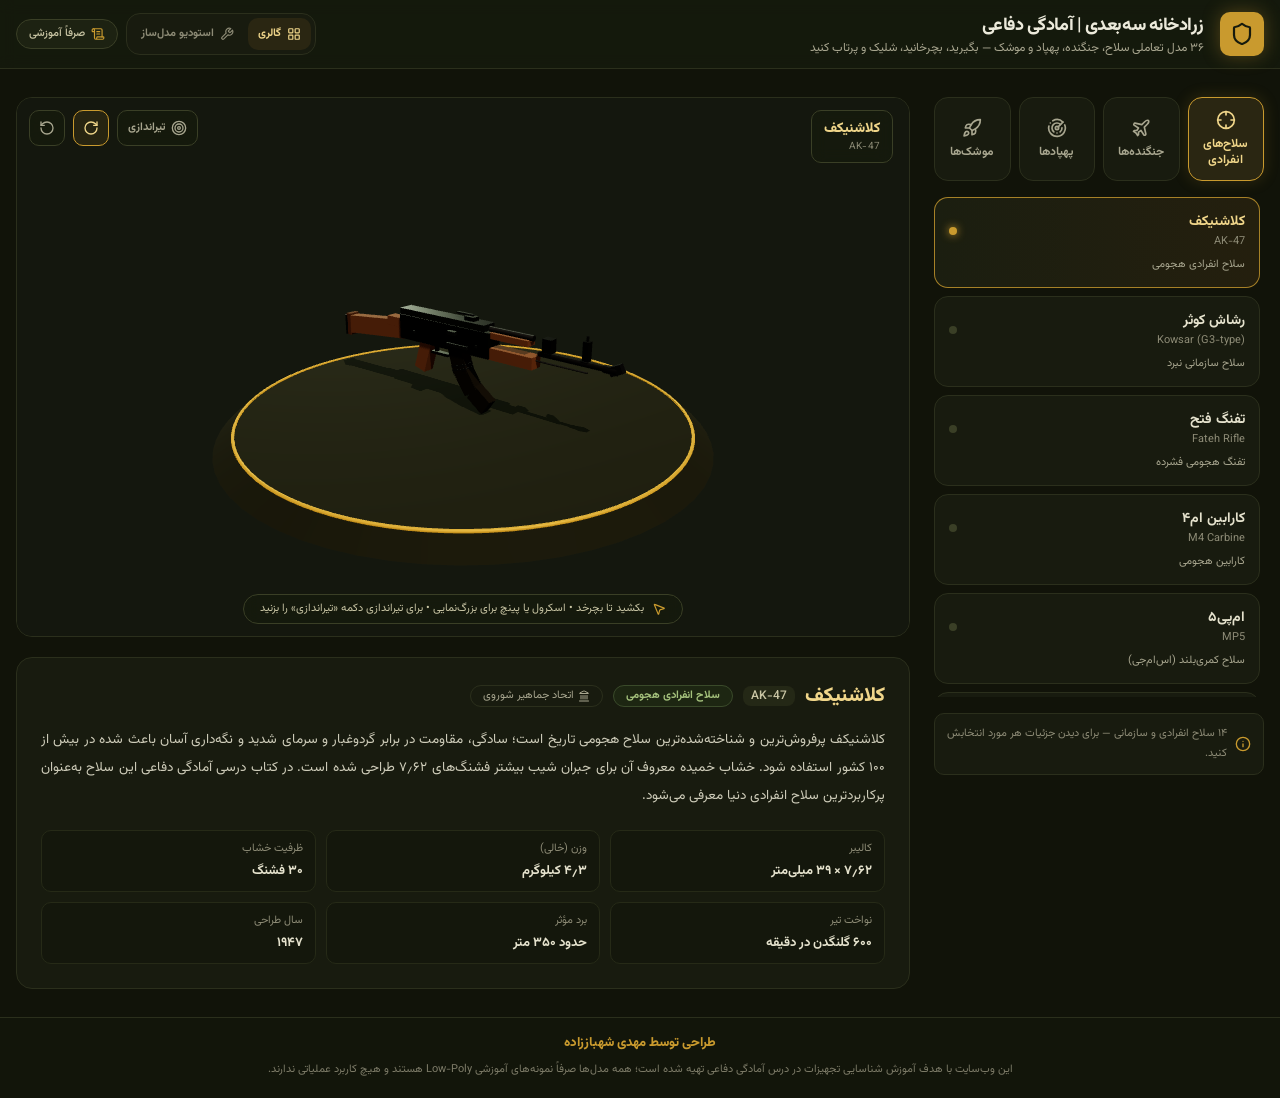
<file: index.html>
<!DOCTYPE html><!--BJJTF8a7sgEq35lE4YyRC--><html lang="fa" dir="rtl"><head><meta charSet="utf-8"/><meta name="viewport" content="width=device-width, initial-scale=1"/><link rel="stylesheet" href="/_next/static/chunks/8c7a366f7d667798.css" data-precedence="next"/><link rel="preload" as="script" fetchPriority="low" href="/_next/static/chunks/58c60a5fa6b544da.js"/><script src="/_next/static/chunks/771dedee3f5e1621.js" async=""></script><script src="/_next/static/chunks/e461e3027eb348df.js" async=""></script><script src="/_next/static/chunks/turbopack-b702dda9a075337d.js" async=""></script><script src="/_next/static/chunks/2f236954d6a65e12.js" async=""></script><script src="/_next/static/chunks/6de29df824ed6dd8.js" async=""></script><script src="/_next/static/chunks/d781c1c66d609a44.js" async=""></script><script src="/_next/static/chunks/e1ff1a5a4617ffe9.js" async=""></script><meta name="theme-color" content="#161a0d"/><title>زرادخانه سه‌بعدی | درس آمادگی دفاعی</title><meta name="description" content="نمایش تعاملی سه‌بعدی سلاح‌های انفرادی، جنگنده‌ها و پهپادها برای درس آمادگی دفاعی؛ مدل‌ها را بگیرید، بچرخانید و از نزدیک بررسی کنید."/><meta name="keywords" content="آمادگی دفاعی,مدل سه بعدی,تفنگ,جنگنده,پهپاد,آموزش تعاملی"/><script src="/_next/static/chunks/a6dad97d9634a72d.js" noModule=""></script></head><body class="antialiased bg-background text-foreground vazir"><div hidden=""><!--$--><!--/$--></div><div class="flex min-h-screen flex-col bg-[#111309] text-[#eceadb]"><header class="sticky top-0 z-20 border-b border-[#2b2f1c] bg-[#161a0d]/95 backdrop-blur"><div class="mx-auto flex w-full max-w-7xl items-center gap-3 px-4 py-3 sm:gap-4"><div class="flex h-11 w-11 shrink-0 items-center justify-center rounded-lg bg-[#c99a2e] text-[#161a0d] shadow-[0_0_18px_rgba(201,154,46,0.35)]"><svg xmlns="http://www.w3.org/2000/svg" width="24" height="24" viewBox="0 0 24 24" fill="none" stroke="currentColor" stroke-width="2.2" stroke-linecap="round" stroke-linejoin="round" class="lucide lucide-shield h-6 w-6" aria-hidden="true"><path d="M20 13c0 5-3.5 7.5-7.66 8.95a1 1 0 0 1-.67-.01C7.5 20.5 4 18 4 13V6a1 1 0 0 1 1-1c2 0 4.5-1.2 6.24-2.72a1.17 1.17 0 0 1 1.52 0C14.51 3.81 17 5 19 5a1 1 0 0 1 1 1z"></path></svg></div><div class="min-w-0"><h1 class="truncate text-base font-extrabold tracking-tight sm:text-lg">زرادخانه سه‌بعدی | آمادگی دفاعی</h1><p class="truncate text-xs text-[#a8a68f]">۳۶ مدل تعاملی سلاح، جنگنده، پهپاد و موشک — بگیرید، بچرخانید، شلیک و پرتاب کنید</p></div><div class="mr-auto flex items-center gap-2"><div role="group" aria-label="انتخاب بخش سایت" class="flex items-center gap-1 rounded-xl border border-[#2b2f1c] bg-[#181b0f] p-1"><button aria-pressed="true" class="flex h-8 items-center gap-1.5 rounded-lg px-2.5 text-[11px] font-bold transition-colors bg-[#2a2612] text-[#f0d68a]"><svg xmlns="http://www.w3.org/2000/svg" width="24" height="24" viewBox="0 0 24 24" fill="none" stroke="currentColor" stroke-width="2" stroke-linecap="round" stroke-linejoin="round" class="lucide lucide-layout-grid h-3.5 w-3.5" aria-hidden="true"><rect width="7" height="7" x="3" y="3" rx="1"></rect><rect width="7" height="7" x="14" y="3" rx="1"></rect><rect width="7" height="7" x="14" y="14" rx="1"></rect><rect width="7" height="7" x="3" y="14" rx="1"></rect></svg>گالری</button><button aria-pressed="false" class="flex h-8 items-center gap-1.5 rounded-lg px-2.5 text-[11px] font-bold transition-colors text-[#8d8b76] hover:text-[#e5e2cd]"><svg xmlns="http://www.w3.org/2000/svg" width="24" height="24" viewBox="0 0 24 24" fill="none" stroke="currentColor" stroke-width="2" stroke-linecap="round" stroke-linejoin="round" class="lucide lucide-wrench h-3.5 w-3.5" aria-hidden="true"><path d="M14.7 6.3a1 1 0 0 0 0 1.4l1.6 1.6a1 1 0 0 0 1.4 0l3.77-3.77a6 6 0 0 1-7.94 7.94l-6.91 6.91a2.12 2.12 0 0 1-3-3l6.91-6.91a6 6 0 0 1 7.94-7.94l-3.76 3.76z"></path></svg>استودیو مدل‌ساز</button></div><span class="hidden shrink-0 items-center gap-1.5 rounded-full border border-[#3a3f26] bg-[#1d2212] px-3 py-1.5 text-[11px] font-medium text-[#c9c5a4] md:flex"><svg xmlns="http://www.w3.org/2000/svg" width="24" height="24" viewBox="0 0 24 24" fill="none" stroke="currentColor" stroke-width="2" stroke-linecap="round" stroke-linejoin="round" class="lucide lucide-scroll-text h-3.5 w-3.5 text-[#c99a2e]" aria-hidden="true"><path d="M15 12h-5"></path><path d="M15 8h-5"></path><path d="M19 17V5a2 2 0 0 0-2-2H4"></path><path d="M8 21h12a2 2 0 0 0 2-2v-1a1 1 0 0 0-1-1H11a1 1 0 0 0-1 1v1a2 2 0 1 1-4 0V5a2 2 0 1 0-4 0v2a1 1 0 0 0 1 1h3"></path></svg>صرفاً آموزشی</span></div></div></header><main class="mx-auto w-full max-w-7xl flex-1 px-4 py-5 sm:py-7"><div class="grid gap-5 lg:grid-cols-[330px_1fr] lg:gap-6"><aside class="flex min-w-0 flex-col gap-4"><nav aria-label="دسته‌بندی تجهیزات" class="grid grid-cols-4 gap-1.5 sm:gap-2"><button aria-pressed="true" class="flex min-h-[64px] flex-col items-center justify-center gap-1.5 rounded-xl border px-2 py-3 text-xs font-bold transition-all duration-200 border-[#c99a2e] bg-[#2a2612] text-[#f0d68a] shadow-[0_0_16px_rgba(201,154,46,0.18)]"><svg xmlns="http://www.w3.org/2000/svg" width="24" height="24" viewBox="0 0 24 24" fill="none" stroke="currentColor" stroke-width="2" stroke-linecap="round" stroke-linejoin="round" class="lucide lucide-crosshair h-5 w-5" aria-hidden="true"><circle cx="12" cy="12" r="10"></circle><line x1="22" x2="18" y1="12" y2="12"></line><line x1="6" x2="2" y1="12" y2="12"></line><line x1="12" x2="12" y1="6" y2="2"></line><line x1="12" x2="12" y1="22" y2="18"></line></svg>سلاح‌های انفرادی</button><button aria-pressed="false" class="flex min-h-[64px] flex-col items-center justify-center gap-1.5 rounded-xl border px-2 py-3 text-xs font-bold transition-all duration-200 border-[#2b2f1c] bg-[#181b0f] text-[#a8a68f] hover:border-[#4a4f30] hover:text-[#d8d5bd]"><svg xmlns="http://www.w3.org/2000/svg" width="24" height="24" viewBox="0 0 24 24" fill="none" stroke="currentColor" stroke-width="2" stroke-linecap="round" stroke-linejoin="round" class="lucide lucide-plane h-5 w-5" aria-hidden="true"><path d="M17.8 19.2 16 11l3.5-3.5C21 6 21.5 4 21 3c-1-.5-3 0-4.5 1.5L13 8 4.8 6.2c-.5-.1-.9.1-1.1.5l-.3.5c-.2.5-.1 1 .3 1.3L9 12l-2 3H4l-1 1 3 2 2 3 1-1v-3l3-2 3.5 5.3c.3.4.8.5 1.3.3l.5-.2c.4-.3.6-.7.5-1.2z"></path></svg>جنگنده‌ها</button><button aria-pressed="false" class="flex min-h-[64px] flex-col items-center justify-center gap-1.5 rounded-xl border px-2 py-3 text-xs font-bold transition-all duration-200 border-[#2b2f1c] bg-[#181b0f] text-[#a8a68f] hover:border-[#4a4f30] hover:text-[#d8d5bd]"><svg xmlns="http://www.w3.org/2000/svg" width="24" height="24" viewBox="0 0 24 24" fill="none" stroke="currentColor" stroke-width="2" stroke-linecap="round" stroke-linejoin="round" class="lucide lucide-radar h-5 w-5" aria-hidden="true"><path d="M19.07 4.93A10 10 0 0 0 6.99 3.34"></path><path d="M4 6h.01"></path><path d="M2.29 9.62A10 10 0 1 0 21.31 8.35"></path><path d="M16.24 7.76A6 6 0 1 0 8.23 16.67"></path><path d="M12 18h.01"></path><path d="M17.99 11.66A6 6 0 0 1 15.77 16.67"></path><circle cx="12" cy="12" r="2"></circle><path d="m13.41 10.59 5.66-5.66"></path></svg>پهپادها</button><button aria-pressed="false" class="flex min-h-[64px] flex-col items-center justify-center gap-1.5 rounded-xl border px-2 py-3 text-xs font-bold transition-all duration-200 border-[#2b2f1c] bg-[#181b0f] text-[#a8a68f] hover:border-[#4a4f30] hover:text-[#d8d5bd]"><svg xmlns="http://www.w3.org/2000/svg" width="24" height="24" viewBox="0 0 24 24" fill="none" stroke="currentColor" stroke-width="2" stroke-linecap="round" stroke-linejoin="round" class="lucide lucide-rocket h-5 w-5" aria-hidden="true"><path d="M4.5 16.5c-1.5 1.26-2 5-2 5s3.74-.5 5-2c.71-.84.7-2.13-.09-2.91a2.18 2.18 0 0 0-2.91-.09z"></path><path d="m12 15-3-3a22 22 0 0 1 2-3.95A12.88 12.88 0 0 1 22 2c0 2.72-.78 7.5-6 11a22.35 22.35 0 0 1-4 2z"></path><path d="M9 12H4s.55-3.03 2-4c1.62-1.08 5 0 5 0"></path><path d="M12 15v5s3.03-.55 4-2c1.08-1.62 0-5 0-5"></path></svg>موشک‌ها</button></nav><div role="listbox" aria-label="فهرست تجهیزات" class="flex gap-2 overflow-x-auto pb-1 lg:max-h-[500px] lg:flex-col lg:overflow-y-auto lg:overflow-x-visible lg:pr-1" style="scrollbar-width:thin"><button role="option" aria-selected="true" class="group shrink-0 rounded-xl border p-3.5 text-right transition-all duration-200 lg:w-full border-[#c99a2e]/80 bg-gradient-to-l from-[#241f0e] to-[#1b1e10]"><div class="flex items-center justify-between gap-3"><div class="min-w-0"><p class="text-sm font-bold text-[#f0d68a]">کلاشنیکف</p><p dir="ltr" class="mt-0.5 text-[11px] text-[#8d8b76]">AK-47</p></div><span class="h-2 w-2 shrink-0 rounded-full transition-colors bg-[#c99a2e] shadow-[0_0_8px_#c99a2e]"></span></div><p class="mt-1.5 line-clamp-1 text-[11px] text-[#a8a68f]">سلاح انفرادی هجومی</p></button><button role="option" aria-selected="false" class="group shrink-0 rounded-xl border p-3.5 text-right transition-all duration-200 lg:w-full border-[#2b2f1c] bg-[#181b0f] hover:border-[#4a4f30]"><div class="flex items-center justify-between gap-3"><div class="min-w-0"><p class="text-sm font-bold text-[#e5e2cd]">رشاش کوثر</p><p dir="ltr" class="mt-0.5 text-[11px] text-[#8d8b76]">Kowsar (G3-type)</p></div><span class="h-2 w-2 shrink-0 rounded-full transition-colors bg-[#3a3f26]"></span></div><p class="mt-1.5 line-clamp-1 text-[11px] text-[#a8a68f]">سلاح سازمانی نبرد</p></button><button role="option" aria-selected="false" class="group shrink-0 rounded-xl border p-3.5 text-right transition-all duration-200 lg:w-full border-[#2b2f1c] bg-[#181b0f] hover:border-[#4a4f30]"><div class="flex items-center justify-between gap-3"><div class="min-w-0"><p class="text-sm font-bold text-[#e5e2cd]">تفنگ فتح</p><p dir="ltr" class="mt-0.5 text-[11px] text-[#8d8b76]">Fateh Rifle</p></div><span class="h-2 w-2 shrink-0 rounded-full transition-colors bg-[#3a3f26]"></span></div><p class="mt-1.5 line-clamp-1 text-[11px] text-[#a8a68f]">تفنگ هجومی فشرده</p></button><button role="option" aria-selected="false" class="group shrink-0 rounded-xl border p-3.5 text-right transition-all duration-200 lg:w-full border-[#2b2f1c] bg-[#181b0f] hover:border-[#4a4f30]"><div class="flex items-center justify-between gap-3"><div class="min-w-0"><p class="text-sm font-bold text-[#e5e2cd]">کارابین ام‌۴</p><p dir="ltr" class="mt-0.5 text-[11px] text-[#8d8b76]">M4 Carbine</p></div><span class="h-2 w-2 shrink-0 rounded-full transition-colors bg-[#3a3f26]"></span></div><p class="mt-1.5 line-clamp-1 text-[11px] text-[#a8a68f]">کارابین هجومی</p></button><button role="option" aria-selected="false" class="group shrink-0 rounded-xl border p-3.5 text-right transition-all duration-200 lg:w-full border-[#2b2f1c] bg-[#181b0f] hover:border-[#4a4f30]"><div class="flex items-center justify-between gap-3"><div class="min-w-0"><p class="text-sm font-bold text-[#e5e2cd]">ام‌پی‌۵</p><p dir="ltr" class="mt-0.5 text-[11px] text-[#8d8b76]">MP5</p></div><span class="h-2 w-2 shrink-0 rounded-full transition-colors bg-[#3a3f26]"></span></div><p class="mt-1.5 line-clamp-1 text-[11px] text-[#a8a68f]">سلاح کمری‌بلند (اس‌ام‌جی)</p></button><button role="option" aria-selected="false" class="group shrink-0 rounded-xl border p-3.5 text-right transition-all duration-200 lg:w-full border-[#2b2f1c] bg-[#181b0f] hover:border-[#4a4f30]"><div class="flex items-center justify-between gap-3"><div class="min-w-0"><p class="text-sm font-bold text-[#e5e2cd]">تپانچه برتا</p><p dir="ltr" class="mt-0.5 text-[11px] text-[#8d8b76]">Beretta M9</p></div><span class="h-2 w-2 shrink-0 rounded-full transition-colors bg-[#3a3f26]"></span></div><p class="mt-1.5 line-clamp-1 text-[11px] text-[#a8a68f]">سلاح کمری</p></button><button role="option" aria-selected="false" class="group shrink-0 rounded-xl border p-3.5 text-right transition-all duration-200 lg:w-full border-[#2b2f1c] bg-[#181b0f] hover:border-[#4a4f30]"><div class="flex items-center justify-between gap-3"><div class="min-w-0"><p class="text-sm font-bold text-[#e5e2cd]">گلاک ۱۷</p><p dir="ltr" class="mt-0.5 text-[11px] text-[#8d8b76]">Glock 17</p></div><span class="h-2 w-2 shrink-0 rounded-full transition-colors bg-[#3a3f26]"></span></div><p class="mt-1.5 line-clamp-1 text-[11px] text-[#a8a68f]">سلاح کمری پلیمری</p></button><button role="option" aria-selected="false" class="group shrink-0 rounded-xl border p-3.5 text-right transition-all duration-200 lg:w-full border-[#2b2f1c] bg-[#181b0f] hover:border-[#4a4f30]"><div class="flex items-center justify-between gap-3"><div class="min-w-0"><p class="text-sm font-bold text-[#e5e2cd]">تک‌تیرانداز دراگونوف</p><p dir="ltr" class="mt-0.5 text-[11px] text-[#8d8b76]">SVD Dragunov</p></div><span class="h-2 w-2 shrink-0 rounded-full transition-colors bg-[#3a3f26]"></span></div><p class="mt-1.5 line-clamp-1 text-[11px] text-[#a8a68f]">سلاح تک‌تیرانداز نیمه‌خودکار</p></button><button role="option" aria-selected="false" class="group shrink-0 rounded-xl border p-3.5 text-right transition-all duration-200 lg:w-full border-[#2b2f1c] bg-[#181b0f] hover:border-[#4a4f30]"><div class="flex items-center justify-between gap-3"><div class="min-w-0"><p class="text-sm font-bold text-[#e5e2cd]">تک‌تیرانداز مسعود</p><p dir="ltr" class="mt-0.5 text-[11px] text-[#8d8b76]">Massoud (M24-type)</p></div><span class="h-2 w-2 shrink-0 rounded-full transition-colors bg-[#3a3f26]"></span></div><p class="mt-1.5 line-clamp-1 text-[11px] text-[#a8a68f]">سلاح تک‌تیرانداز قفل‌گلنگدنی</p></button><button role="option" aria-selected="false" class="group shrink-0 rounded-xl border p-3.5 text-right transition-all duration-200 lg:w-full border-[#2b2f1c] bg-[#181b0f] hover:border-[#4a4f30]"><div class="flex items-center justify-between gap-3"><div class="min-w-0"><p class="text-sm font-bold text-[#e5e2cd]">بارت ام‌۸۲</p><p dir="ltr" class="mt-0.5 text-[11px] text-[#8d8b76]">Barrett M82A1</p></div><span class="h-2 w-2 shrink-0 rounded-full transition-colors bg-[#3a3f26]"></span></div><p class="mt-1.5 line-clamp-1 text-[11px] text-[#a8a68f]">سلاح تک‌تیرانداز ضدتجهیزات</p></button><button role="option" aria-selected="false" class="group shrink-0 rounded-xl border p-3.5 text-right transition-all duration-200 lg:w-full border-[#2b2f1c] bg-[#181b0f] hover:border-[#4a4f30]"><div class="flex items-center justify-between gap-3"><div class="min-w-0"><p class="text-sm font-bold text-[#e5e2cd]">تیربار ام‌۸۴</p><p dir="ltr" class="mt-0.5 text-[11px] text-[#8d8b76]">M84 (PKM-type)</p></div><span class="h-2 w-2 shrink-0 rounded-full transition-colors bg-[#3a3f26]"></span></div><p class="mt-1.5 line-clamp-1 text-[11px] text-[#a8a68f]">تیربار هماهنگ سازمانی</p></button><button role="option" aria-selected="false" class="group shrink-0 rounded-xl border p-3.5 text-right transition-all duration-200 lg:w-full border-[#2b2f1c] bg-[#181b0f] hover:border-[#4a4f30]"><div class="flex items-center justify-between gap-3"><div class="min-w-0"><p class="text-sm font-bold text-[#e5e2cd]">دوشکا</p><p dir="ltr" class="mt-0.5 text-[11px] text-[#8d8b76]">DShKM</p></div><span class="h-2 w-2 shrink-0 rounded-full transition-colors bg-[#3a3f26]"></span></div><p class="mt-1.5 line-clamp-1 text-[11px] text-[#a8a68f]">تیربار سنگین ۱۲٫۷ میلی‌متری</p></button><button role="option" aria-selected="false" class="group shrink-0 rounded-xl border p-3.5 text-right transition-all duration-200 lg:w-full border-[#2b2f1c] bg-[#181b0f] hover:border-[#4a4f30]"><div class="flex items-center justify-between gap-3"><div class="min-w-0"><p class="text-sm font-bold text-[#e5e2cd]">راکت‌انداز RPG-7</p><p dir="ltr" class="mt-0.5 text-[11px] text-[#8d8b76]">RPG-7</p></div><span class="h-2 w-2 shrink-0 rounded-full transition-colors bg-[#3a3f26]"></span></div><p class="mt-1.5 line-clamp-1 text-[11px] text-[#a8a68f]">سلاح ضدهايانه سبک</p></button><button role="option" aria-selected="false" class="group shrink-0 rounded-xl border p-3.5 text-right transition-all duration-200 lg:w-full border-[#2b2f1c] bg-[#181b0f] hover:border-[#4a4f30]"><div class="flex items-center justify-between gap-3"><div class="min-w-0"><p class="text-sm font-bold text-[#e5e2cd]">خمپاره‌انداز ۶۰</p><p dir="ltr" class="mt-0.5 text-[11px] text-[#8d8b76]">60mm Mortar</p></div><span class="h-2 w-2 shrink-0 rounded-full transition-colors bg-[#3a3f26]"></span></div><p class="mt-1.5 line-clamp-1 text-[11px] text-[#a8a68f]">خمپاره‌انداز سبک پیاده‌نظام</p></button></div><p class="hidden items-center gap-2 rounded-lg border border-[#2b2f1c] bg-[#181b0f] px-3 py-2.5 text-[11px] leading-5 text-[#8d8b76] lg:flex"><svg xmlns="http://www.w3.org/2000/svg" width="24" height="24" viewBox="0 0 24 24" fill="none" stroke="currentColor" stroke-width="2" stroke-linecap="round" stroke-linejoin="round" class="lucide lucide-info h-4 w-4 shrink-0 text-[#c99a2e]" aria-hidden="true"><circle cx="12" cy="12" r="10"></circle><path d="M12 16v-4"></path><path d="M12 8h.01"></path></svg>۱۴ سلاح انفرادی و سازمانی<!-- --> — برای دیدن جزئیات هر مورد انتخابش کنید.</p></aside><section class="flex min-w-0 flex-col gap-5"><div class="relative h-[380px] overflow-hidden rounded-2xl border border-[#2b2f1c] bg-[#14170e] sm:h-[460px] lg:h-[540px]"><div class="absolute inset-0"></div><div class="absolute left-3 top-3 z-10 flex gap-2"><button aria-label="ورود به حالت تیراندازی" title="حالت تیراندازی" class="flex h-9 items-center gap-1.5 rounded-lg border px-2.5 backdrop-blur transition-colors border-[#3a3f26] bg-[#161a0d]/90 text-[#a8a68f] hover:text-[#e5e2cd]"><svg xmlns="http://www.w3.org/2000/svg" width="24" height="24" viewBox="0 0 24 24" fill="none" stroke="currentColor" stroke-width="2" stroke-linecap="round" stroke-linejoin="round" class="lucide lucide-target h-4 w-4" aria-hidden="true"><circle cx="12" cy="12" r="10"></circle><circle cx="12" cy="12" r="6"></circle><circle cx="12" cy="12" r="2"></circle></svg><span class="hidden text-[11px] font-bold sm:inline">تیراندازی</span></button><button aria-label="توقف چرخش خودکار" class="flex h-9 w-9 items-center justify-center rounded-lg border backdrop-blur transition-colors border-[#c99a2e] bg-[#2a2612]/90 text-[#f0d68a]"><svg xmlns="http://www.w3.org/2000/svg" width="24" height="24" viewBox="0 0 24 24" fill="none" stroke="currentColor" stroke-width="2" stroke-linecap="round" stroke-linejoin="round" class="lucide lucide-rotate-cw h-4 w-4 animate-spin [animation-duration:3s]" aria-hidden="true"><path d="M21 12a9 9 0 1 1-9-9c2.52 0 4.93 1 6.74 2.74L21 8"></path><path d="M21 3v5h-5"></path></svg></button><button aria-label="بازنشانی نما" class="flex h-9 w-9 items-center justify-center rounded-lg border border-[#3a3f26] bg-[#161a0d]/90 text-[#a8a68f] backdrop-blur transition-colors hover:text-[#e5e2cd]"><svg xmlns="http://www.w3.org/2000/svg" width="24" height="24" viewBox="0 0 24 24" fill="none" stroke="currentColor" stroke-width="2" stroke-linecap="round" stroke-linejoin="round" class="lucide lucide-rotate-ccw h-4 w-4" aria-hidden="true"><path d="M3 12a9 9 0 1 0 9-9 9.75 9.75 0 0 0-6.74 2.74L3 8"></path><path d="M3 3v5h5"></path></svg></button></div><div class="pointer-events-none absolute bottom-3 right-1/2 z-10 flex translate-x-1/2 items-center gap-2 rounded-full border border-[#3a3f26] bg-[#161a0d]/85 px-4 py-1.5 text-[11px] text-[#c9c5a4] backdrop-blur"><svg xmlns="http://www.w3.org/2000/svg" width="24" height="24" viewBox="0 0 24 24" fill="none" stroke="currentColor" stroke-width="2" stroke-linecap="round" stroke-linejoin="round" class="lucide lucide-mouse-pointer2 lucide-mouse-pointer-2 h-3.5 w-3.5 text-[#c99a2e]" aria-hidden="true"><path d="M4.037 4.688a.495.495 0 0 1 .651-.651l16 6.5a.5.5 0 0 1-.063.947l-6.124 1.58a2 2 0 0 0-1.438 1.435l-1.579 6.126a.5.5 0 0 1-.947.063z"></path></svg>بکشید تا بچرخد • اسکرول یا پینچ برای بزرگ‌نمایی<!-- --> • برای تیراندازی دکمه «تیراندازی» را بزنید</div><div class="pointer-events-none absolute right-4 top-3 z-10 rounded-lg border border-[#3a3f26] bg-[#161a0d]/85 px-3 py-2 backdrop-blur"><p class="text-sm font-extrabold text-[#f0d68a]">کلاشنیکف</p><p dir="ltr" class="text-right text-[10px] tracking-wide text-[#8d8b76]">AK-47</p></div></div><article class="rounded-2xl border border-[#2b2f1c] bg-[#181b0f] p-5 sm:p-6"><div class="flex flex-wrap items-center gap-2.5"><h2 class="text-lg font-extrabold text-[#f0d68a] sm:text-xl">کلاشنیکف</h2><span dir="ltr" class="rounded-md bg-[#242816] px-2 py-0.5 text-xs font-medium text-[#c9c5a4]">AK-47</span><span class="rounded-full border border-[#3a4a2a] bg-[#1d2612] px-3 py-0.5 text-[11px] font-bold text-[#a4c17c]">سلاح انفرادی هجومی</span><span class="flex items-center gap-1 rounded-full border border-[#2b2f1c] px-3 py-0.5 text-[11px] text-[#a8a68f]"><svg xmlns="http://www.w3.org/2000/svg" width="24" height="24" viewBox="0 0 24 24" fill="none" stroke="currentColor" stroke-width="2" stroke-linecap="round" stroke-linejoin="round" class="lucide lucide-landmark h-3 w-3" aria-hidden="true"><path d="M10 18v-7"></path><path d="M11.12 2.198a2 2 0 0 1 1.76.006l7.866 3.847c.476.233.31.949-.22.949H3.474c-.53 0-.695-.716-.22-.949z"></path><path d="M14 18v-7"></path><path d="M18 18v-7"></path><path d="M3 22h18"></path><path d="M6 18v-7"></path></svg>اتحاد جماهیر شوروی</span></div><p class="mt-4 text-justify text-[13.5px] leading-7 text-[#cfcdba]">کلاشنیکف پرفروش‌ترین و شناخته‌شده‌ترین سلاح هجومی تاریخ است؛ سادگی، مقاومت در برابر گردوغبار و سرمای شدید و نگه‌داری آسان باعث شده در بیش از ۱۰۰ کشور استفاده شود. خشاب خمیده معروف آن برای جبران شیب بیشتر فشنگ‌های ۷٫۶۲ طراحی شده است. در کتاب درسی آمادگی دفاعی این سلاح به‌عنوان پرکاربردترین سلاح انفرادی دنیا معرفی می‌شود.</p><div class="mt-5 grid grid-cols-2 gap-2.5 sm:grid-cols-3"><div class="rounded-lg border border-[#262a17] bg-[#14170c] px-3 py-2.5"><p class="text-[11px] text-[#8d8b76]">کالیبر</p><p class="mt-1 text-[13px] font-bold text-[#e5e2cd]">۷٫۶۲ × ۳۹ میلی‌متر</p></div><div class="rounded-lg border border-[#262a17] bg-[#14170c] px-3 py-2.5"><p class="text-[11px] text-[#8d8b76]">وزن (خالی)</p><p class="mt-1 text-[13px] font-bold text-[#e5e2cd]">۴٫۳ کیلوگرم</p></div><div class="rounded-lg border border-[#262a17] bg-[#14170c] px-3 py-2.5"><p class="text-[11px] text-[#8d8b76]">ظرفیت خشاب</p><p class="mt-1 text-[13px] font-bold text-[#e5e2cd]">۳۰ فشنگ</p></div><div class="rounded-lg border border-[#262a17] bg-[#14170c] px-3 py-2.5"><p class="text-[11px] text-[#8d8b76]">نواخت تیر</p><p class="mt-1 text-[13px] font-bold text-[#e5e2cd]">۶۰۰ گلنگدن در دقیقه</p></div><div class="rounded-lg border border-[#262a17] bg-[#14170c] px-3 py-2.5"><p class="text-[11px] text-[#8d8b76]">برد مؤثر</p><p class="mt-1 text-[13px] font-bold text-[#e5e2cd]">حدود ۳۵۰ متر</p></div><div class="rounded-lg border border-[#262a17] bg-[#14170c] px-3 py-2.5"><p class="text-[11px] text-[#8d8b76]">سال طراحی</p><p class="mt-1 text-[13px] font-bold text-[#e5e2cd]">۱۹۴۷</p></div></div></article></section></div></main><footer class="mt-auto border-t border-[#2b2f1c] bg-[#12150a]"><div class="mx-auto w-full max-w-7xl px-4 py-4 text-center"><p class="text-[13px] font-extrabold text-[#c99a2e]">طراحی توسط مهدی شهباززاده</p><p class="mt-1 text-[11px] leading-6 text-[#7d7b68]">این وب‌سایت با هدف آموزش شناسایی تجهیزات در درس آمادگی دفاعی تهیه شده است؛ همه مدل‌ها صرفاً نمونه‌های آموزشی Low-Poly هستند و هیچ کاربرد عملیاتی ندارند.</p></div></footer></div><!--$--><!--/$--><div role="region" aria-label="Notifications (F8)" tabindex="-1" style="pointer-events:none"><ol tabindex="-1" class="fixed top-0 z-[100] flex max-h-screen w-full flex-col-reverse p-4 sm:bottom-0 sm:right-0 sm:top-auto sm:flex-col md:max-w-[420px]"></ol></div><script src="/_next/static/chunks/58c60a5fa6b544da.js" id="_R_" async=""></script><script>(self.__next_f=self.__next_f||[]).push([0])</script><script>self.__next_f.push([1,"1:\"$Sreact.fragment\"\n2:I[39756,[\"/_next/static/chunks/2f236954d6a65e12.js\"],\"default\"]\n3:I[37457,[\"/_next/static/chunks/2f236954d6a65e12.js\"],\"default\"]\n4:I[77855,[\"/_next/static/chunks/6de29df824ed6dd8.js\",\"/_next/static/chunks/d781c1c66d609a44.js\"],\"Toaster\"]\n5:I[47257,[\"/_next/static/chunks/2f236954d6a65e12.js\"],\"ClientPageRoot\"]\n6:I[52683,[\"/_next/static/chunks/6de29df824ed6dd8.js\",\"/_next/static/chunks/d781c1c66d609a44.js\",\"/_next/static/chunks/e1ff1a5a4617ffe9.js\"],\"default\"]\n9:I[97367,[\"/_next/static/chunks/2f236954d6a65e12.js\"],\"OutletBoundary\"]\na:\"$Sreact.suspense\"\nc:I[97367,[\"/_next/static/chunks/2f236954d6a65e12.js\"],\"ViewportBoundary\"]\ne:I[97367,[\"/_next/static/chunks/2f236954d6a65e12.js\"],\"MetadataBoundary\"]\n10:I[68027,[\"/_next/static/chunks/2f236954d6a65e12.js\"],\"default\"]\n:HL[\"/_next/static/chunks/8c7a366f7d667798.css\",\"style\"]\n"])</script><script>self.__next_f.push([1,"0:{\"P\":null,\"b\":\"BJJTF8a7sgEq35lE4YyRC\",\"c\":[\"\",\"\"],\"q\":\"\",\"i\":false,\"f\":[[[\"\",{\"children\":[\"__PAGE__\",{}]},\"$undefined\",\"$undefined\",true],[[\"$\",\"$1\",\"c\",{\"children\":[[[\"$\",\"link\",\"0\",{\"rel\":\"stylesheet\",\"href\":\"/_next/static/chunks/8c7a366f7d667798.css\",\"precedence\":\"next\",\"crossOrigin\":\"$undefined\",\"nonce\":\"$undefined\"}],[\"$\",\"script\",\"script-0\",{\"src\":\"/_next/static/chunks/6de29df824ed6dd8.js\",\"async\":true,\"nonce\":\"$undefined\"}],[\"$\",\"script\",\"script-1\",{\"src\":\"/_next/static/chunks/d781c1c66d609a44.js\",\"async\":true,\"nonce\":\"$undefined\"}]],[\"$\",\"html\",null,{\"lang\":\"fa\",\"dir\":\"rtl\",\"suppressHydrationWarning\":true,\"children\":[\"$\",\"body\",null,{\"className\":\"antialiased bg-background text-foreground vazir\",\"children\":[[\"$\",\"$L2\",null,{\"parallelRouterKey\":\"children\",\"error\":\"$undefined\",\"errorStyles\":\"$undefined\",\"errorScripts\":\"$undefined\",\"template\":[\"$\",\"$L3\",null,{}],\"templateStyles\":\"$undefined\",\"templateScripts\":\"$undefined\",\"notFound\":[[[\"$\",\"title\",null,{\"children\":\"404: This page could not be found.\"}],[\"$\",\"div\",null,{\"style\":{\"fontFamily\":\"system-ui,\\\"Segoe UI\\\",Roboto,Helvetica,Arial,sans-serif,\\\"Apple Color Emoji\\\",\\\"Segoe UI Emoji\\\"\",\"height\":\"100vh\",\"textAlign\":\"center\",\"display\":\"flex\",\"flexDirection\":\"column\",\"alignItems\":\"center\",\"justifyContent\":\"center\"},\"children\":[\"$\",\"div\",null,{\"children\":[[\"$\",\"style\",null,{\"dangerouslySetInnerHTML\":{\"__html\":\"body{color:#000;background:#fff;margin:0}.next-error-h1{border-right:1px solid rgba(0,0,0,.3)}@media (prefers-color-scheme:dark){body{color:#fff;background:#000}.next-error-h1{border-right:1px solid rgba(255,255,255,.3)}}\"}}],[\"$\",\"h1\",null,{\"className\":\"next-error-h1\",\"style\":{\"display\":\"inline-block\",\"margin\":\"0 20px 0 0\",\"padding\":\"0 23px 0 0\",\"fontSize\":24,\"fontWeight\":500,\"verticalAlign\":\"top\",\"lineHeight\":\"49px\"},\"children\":404}],[\"$\",\"div\",null,{\"style\":{\"display\":\"inline-block\"},\"children\":[\"$\",\"h2\",null,{\"style\":{\"fontSize\":14,\"fontWeight\":400,\"lineHeight\":\"49px\",\"margin\":0},\"children\":\"This page could not be found.\"}]}]]}]}]],[]],\"forbidden\":\"$undefined\",\"unauthorized\":\"$undefined\"}],[\"$\",\"$L4\",null,{}]]}]}]]}],{\"children\":[[\"$\",\"$1\",\"c\",{\"children\":[[\"$\",\"$L5\",null,{\"Component\":\"$6\",\"serverProvidedParams\":{\"searchParams\":{},\"params\":{},\"promises\":[\"$@7\",\"$@8\"]}}],[[\"$\",\"script\",\"script-0\",{\"src\":\"/_next/static/chunks/e1ff1a5a4617ffe9.js\",\"async\":true,\"nonce\":\"$undefined\"}]],[\"$\",\"$L9\",null,{\"children\":[\"$\",\"$a\",null,{\"name\":\"Next.MetadataOutlet\",\"children\":\"$@b\"}]}]]}],{},null,false,false]},null,false,false],[\"$\",\"$1\",\"h\",{\"children\":[null,[\"$\",\"$Lc\",null,{\"children\":\"$Ld\"}],[\"$\",\"div\",null,{\"hidden\":true,\"children\":[\"$\",\"$Le\",null,{\"children\":[\"$\",\"$a\",null,{\"name\":\"Next.Metadata\",\"children\":\"$Lf\"}]}]}],null]}],false]],\"m\":\"$undefined\",\"G\":[\"$10\",[]],\"S\":true}\n"])</script><script>self.__next_f.push([1,"7:{}\n8:\"$0:f:0:1:1:children:0:props:children:0:props:serverProvidedParams:params\"\n"])</script><script>self.__next_f.push([1,"d:[[\"$\",\"meta\",\"0\",{\"charSet\":\"utf-8\"}],[\"$\",\"meta\",\"1\",{\"name\":\"viewport\",\"content\":\"width=device-width, initial-scale=1\"}],[\"$\",\"meta\",\"2\",{\"name\":\"theme-color\",\"content\":\"#161a0d\"}]]\n"])</script><script>self.__next_f.push([1,"b:null\nf:[[\"$\",\"title\",\"0\",{\"children\":\"زرادخانه سه‌بعدی | درس آمادگی دفاعی\"}],[\"$\",\"meta\",\"1\",{\"name\":\"description\",\"content\":\"نمایش تعاملی سه‌بعدی سلاح‌های انفرادی، جنگنده‌ها و پهپادها برای درس آمادگی دفاعی؛ مدل‌ها را بگیرید، بچرخانید و از نزدیک بررسی کنید.\"}],[\"$\",\"meta\",\"2\",{\"name\":\"keywords\",\"content\":\"آمادگی دفاعی,مدل سه بعدی,تفنگ,جنگنده,پهپاد,آموزش تعاملی\"}]]\n"])</script></body></html>
</file>
<file: _next/static/chunks/8c7a366f7d667798.css>
@layer properties{@supports (((-webkit-hyphens:none)) and (not (margin-trim:inline))) or ((-moz-orient:inline) and (not (color:rgb(from red r g b)))){*,:before,:after,::backdrop{--tw-translate-x:0;--tw-translate-y:0;--tw-translate-z:0;--tw-scale-x:1;--tw-scale-y:1;--tw-scale-z:1;--tw-rotate-x:initial;--tw-rotate-y:initial;--tw-rotate-z:initial;--tw-skew-x:initial;--tw-skew-y:initial;--tw-space-y-reverse:0;--tw-space-x-reverse:0;--tw-border-style:solid;--tw-gradient-position:initial;--tw-gradient-from:#0000;--tw-gradient-via:#0000;--tw-gradient-to:#0000;--tw-gradient-stops:initial;--tw-gradient-via-stops:initial;--tw-gradient-from-position:0%;--tw-gradient-via-position:50%;--tw-gradient-to-position:100%;--tw-leading:initial;--tw-font-weight:initial;--tw-tracking:initial;--tw-ordinal:initial;--tw-slashed-zero:initial;--tw-numeric-figure:initial;--tw-numeric-spacing:initial;--tw-numeric-fraction:initial;--tw-shadow:0 0 #0000;--tw-shadow-color:initial;--tw-shadow-alpha:100%;--tw-inset-shadow:0 0 #0000;--tw-inset-shadow-color:initial;--tw-inset-shadow-alpha:100%;--tw-ring-color:initial;--tw-ring-shadow:0 0 #0000;--tw-inset-ring-color:initial;--tw-inset-ring-shadow:0 0 #0000;--tw-ring-inset:initial;--tw-ring-offset-width:0px;--tw-ring-offset-color:#fff;--tw-ring-offset-shadow:0 0 #0000;--tw-outline-style:solid;--tw-backdrop-blur:initial;--tw-backdrop-brightness:initial;--tw-backdrop-contrast:initial;--tw-backdrop-grayscale:initial;--tw-backdrop-hue-rotate:initial;--tw-backdrop-invert:initial;--tw-backdrop-opacity:initial;--tw-backdrop-saturate:initial;--tw-backdrop-sepia:initial;--tw-duration:initial;--tw-ease:initial;--tw-content:"";--tw-animation-delay:0s;--tw-animation-direction:normal;--tw-animation-duration:initial;--tw-animation-fill-mode:none;--tw-animation-iteration-count:1;--tw-enter-blur:0;--tw-enter-opacity:1;--tw-enter-rotate:0;--tw-enter-scale:1;--tw-enter-translate-x:0;--tw-enter-translate-y:0;--tw-exit-blur:0;--tw-exit-opacity:1;--tw-exit-rotate:0;--tw-exit-scale:1;--tw-exit-translate-x:0;--tw-exit-translate-y:0}}}@layer theme{:root,:host{--color-red-50:#fef2f2;--color-red-100:#ffe2e2;--color-red-300:#ffa3a3;--color-red-400:#ff6568;--color-red-600:#e40014;--color-red-800:#9f0712;--color-green-100:#dcfce7;--color-green-800:#016630;--color-blue-500:#3080ff;--color-blue-600:#155dfc;--color-gray-500:#6a7282;--color-gray-700:#364153;--color-gray-900:#101828;--color-black:#000;--color-white:#fff;--spacing:.25rem;--container-sm:24rem;--container-lg:32rem;--container-2xl:42rem;--container-7xl:80rem;--text-xs:.75rem;--text-xs--line-height:calc(1/.75);--text-sm:.875rem;--text-sm--line-height:calc(1.25/.875);--text-base:1rem;--text-base--line-height:calc(1.5/1);--text-lg:1.125rem;--text-lg--line-height:calc(1.75/1.125);--text-xl:1.25rem;--text-xl--line-height:calc(1.75/1.25);--font-weight-normal:400;--font-weight-medium:500;--font-weight-semibold:600;--font-weight-bold:700;--font-weight-extrabold:800;--tracking-tight:-.025em;--tracking-wide:.025em;--tracking-widest:.1em;--leading-relaxed:1.625;--radius-xs:.125rem;--radius-2xl:1rem;--ease-in-out:cubic-bezier(.4,0,.2,1);--animate-spin:spin 1s linear infinite;--animate-pulse:pulse 2s cubic-bezier(.4,0,.6,1)infinite;--aspect-video:16/9;--default-transition-duration:.15s;--default-transition-timing-function:cubic-bezier(.4,0,.2,1);--default-font-family:var(--font-geist-sans);--default-mono-font-family:var(--font-geist-mono);--color-border:var(--border)}@supports (color:lab(0% 0 0)){:root,:host{--color-red-50:lab(96.5005% 4.18508 1.52328);--color-red-100:lab(92.243% 10.2865 3.83865);--color-red-300:lab(76.5514% 36.422 15.5335);--color-red-400:lab(63.7053% 60.745 31.3109);--color-red-600:lab(48.4493% 77.4328 61.5452);--color-red-800:lab(33.7174% 55.8993 41.0293);--color-green-100:lab(96.1861% -13.8464 6.52365);--color-green-800:lab(37.4616% -36.7971 22.9692);--color-blue-500:lab(54.1736% 13.3369 -74.6839);--color-blue-600:lab(44.0605% 29.0279 -86.0352);--color-gray-500:lab(47.7841% -.393182 -10.0268);--color-gray-700:lab(27.1134% -.956401 -12.3224);--color-gray-900:lab(8.11897% .811279 -12.254)}}}@layer base{*,:after,:before,::backdrop{box-sizing:border-box;border:0 solid;margin:0;padding:0}::file-selector-button{box-sizing:border-box;border:0 solid;margin:0;padding:0}html,:host{-webkit-text-size-adjust:100%;tab-size:4;line-height:1.5;font-family:var(--default-font-family,ui-sans-serif,system-ui,sans-serif,"Apple Color Emoji","Segoe UI Emoji","Segoe UI Symbol","Noto Color Emoji");font-feature-settings:var(--default-font-feature-settings,normal);font-variation-settings:var(--default-font-variation-settings,normal);-webkit-tap-highlight-color:transparent}hr{height:0;color:inherit;border-top-width:1px}abbr:where([title]){-webkit-text-decoration:underline dotted;text-decoration:underline dotted}h1,h2,h3,h4,h5,h6{font-size:inherit;font-weight:inherit}a{color:inherit;-webkit-text-decoration:inherit;-webkit-text-decoration:inherit;-webkit-text-decoration:inherit;-webkit-text-decoration:inherit;text-decoration:inherit}b,strong{font-weight:bolder}code,kbd,samp,pre{font-family:var(--default-mono-font-family,ui-monospace,SFMono-Regular,Menlo,Monaco,Consolas,"Liberation Mono","Courier New",monospace);font-feature-settings:var(--default-mono-font-feature-settings,normal);font-variation-settings:var(--default-mono-font-variation-settings,normal);font-size:1em}small{font-size:80%}sub,sup{vertical-align:baseline;font-size:75%;line-height:0;position:relative}sub{bottom:-.25em}sup{top:-.5em}table{text-indent:0;border-color:inherit;border-collapse:collapse}:-moz-focusring{outline:auto}progress{vertical-align:baseline}summary{display:list-item}ol,ul,menu{list-style:none}img,svg,video,canvas,audio,iframe,embed,object{vertical-align:middle;display:block}img,video{max-width:100%;height:auto}button,input,select,optgroup,textarea{font:inherit;font-feature-settings:inherit;font-variation-settings:inherit;letter-spacing:inherit;color:inherit;opacity:1;background-color:#0000;border-radius:0}::file-selector-button{font:inherit;font-feature-settings:inherit;font-variation-settings:inherit;letter-spacing:inherit;color:inherit;opacity:1;background-color:#0000;border-radius:0}:where(select:is([multiple],[size])) optgroup{font-weight:bolder}:where(select:is([multiple],[size])) optgroup option{padding-inline-start:20px}::file-selector-button{margin-inline-end:4px}::placeholder{opacity:1}@supports (not ((-webkit-appearance:-apple-pay-button))) or (contain-intrinsic-size:1px){::placeholder{color:currentColor}@supports (color:color-mix(in lab, red, red)){::placeholder{color:color-mix(in oklab,currentcolor 50%,transparent)}}}textarea{resize:vertical}::-webkit-search-decoration{-webkit-appearance:none}::-webkit-date-and-time-value{min-height:1lh;text-align:inherit}::-webkit-datetime-edit{display:inline-flex}::-webkit-datetime-edit-fields-wrapper{padding:0}::-webkit-datetime-edit{padding-block:0}::-webkit-datetime-edit-year-field{padding-block:0}::-webkit-datetime-edit-month-field{padding-block:0}::-webkit-datetime-edit-day-field{padding-block:0}::-webkit-datetime-edit-hour-field{padding-block:0}::-webkit-datetime-edit-minute-field{padding-block:0}::-webkit-datetime-edit-second-field{padding-block:0}::-webkit-datetime-edit-millisecond-field{padding-block:0}::-webkit-datetime-edit-meridiem-field{padding-block:0}::-webkit-calendar-picker-indicator{line-height:1}:-moz-ui-invalid{box-shadow:none}button,input:where([type=button],[type=reset],[type=submit]){appearance:button}::file-selector-button{appearance:button}::-webkit-inner-spin-button{height:auto}::-webkit-outer-spin-button{height:auto}[hidden]:where(:not([hidden=until-found])){display:none!important}*{border-color:var(--border);outline-color:var(--ring)}@supports (color:color-mix(in lab, red, red)){*{outline-color:color-mix(in oklab,var(--ring)50%,transparent)}}body{background-color:var(--background);color:var(--foreground)}}@layer components;@layer utilities{.\@container\/card-header{container:card-header/inline-size}.pointer-events-auto{pointer-events:auto}.pointer-events-none{pointer-events:none}.invisible{visibility:hidden}.visible{visibility:visible}.sr-only{clip-path:inset(50%);white-space:nowrap;border-width:0;width:1px;height:1px;margin:-1px;padding:0;position:absolute;overflow:hidden}.absolute{position:absolute}.fixed{position:fixed}.relative{position:relative}.static{position:static}.sticky{position:sticky}.inset-0{inset:calc(var(--spacing)*0)}.inset-x-0{inset-inline:calc(var(--spacing)*0)}.inset-y-0{inset-block:calc(var(--spacing)*0)}.-top-12{top:calc(var(--spacing)*-12)}.top-0{top:calc(var(--spacing)*0)}.top-1{top:calc(var(--spacing)*1)}.top-1\.5{top:calc(var(--spacing)*1.5)}.top-1\/2{top:50%}.top-3{top:calc(var(--spacing)*3)}.top-3\.5{top:calc(var(--spacing)*3.5)}.top-4{top:calc(var(--spacing)*4)}.top-14{top:calc(var(--spacing)*14)}.top-\[1px\]{top:1px}.top-\[50\%\]{top:50%}.top-\[60\%\]{top:60%}.top-full{top:100%}.-right-12{right:calc(var(--spacing)*-12)}.right-0{right:calc(var(--spacing)*0)}.right-1{right:calc(var(--spacing)*1)}.right-1\/2{right:50%}.right-2{right:calc(var(--spacing)*2)}.right-3{right:calc(var(--spacing)*3)}.right-4{right:calc(var(--spacing)*4)}.-bottom-12{bottom:calc(var(--spacing)*-12)}.bottom-0{bottom:calc(var(--spacing)*0)}.bottom-3{bottom:calc(var(--spacing)*3)}.-left-12{left:calc(var(--spacing)*-12)}.left-0{left:calc(var(--spacing)*0)}.left-1\/2{left:50%}.left-2{left:calc(var(--spacing)*2)}.left-3{left:calc(var(--spacing)*3)}.left-\[50\%\]{left:50%}.isolate{isolation:isolate}.z-10{z-index:10}.z-20{z-index:20}.z-50{z-index:50}.z-\[1\]{z-index:1}.z-\[100\]{z-index:100}.col-start-2{grid-column-start:2}.row-span-2{grid-row:span 2/span 2}.row-start-1{grid-row-start:1}.container{width:100%}@media (min-width:40rem){.container{max-width:40rem}}@media (min-width:48rem){.container{max-width:48rem}}@media (min-width:64rem){.container{max-width:64rem}}@media (min-width:80rem){.container{max-width:80rem}}@media (min-width:96rem){.container{max-width:96rem}}.-mx-1{margin-inline:calc(var(--spacing)*-1)}.mx-1{margin-inline:calc(var(--spacing)*1)}.mx-2{margin-inline:calc(var(--spacing)*2)}.mx-3\.5{margin-inline:calc(var(--spacing)*3.5)}.mx-auto{margin-inline:auto}.my-0\.5{margin-block:calc(var(--spacing)*.5)}.my-1{margin-block:calc(var(--spacing)*1)}.-mt-4{margin-top:calc(var(--spacing)*-4)}.mt-0\.5{margin-top:calc(var(--spacing)*.5)}.mt-1{margin-top:calc(var(--spacing)*1)}.mt-1\.5{margin-top:calc(var(--spacing)*1.5)}.mt-2{margin-top:calc(var(--spacing)*2)}.mt-4{margin-top:calc(var(--spacing)*4)}.mt-5{margin-top:calc(var(--spacing)*5)}.mt-auto{margin-top:auto}.mr-1{margin-right:calc(var(--spacing)*1)}.mr-auto{margin-right:auto}.mb-1{margin-bottom:calc(var(--spacing)*1)}.mb-1\.5{margin-bottom:calc(var(--spacing)*1.5)}.mb-2{margin-bottom:calc(var(--spacing)*2)}.mb-2\.5{margin-bottom:calc(var(--spacing)*2.5)}.mb-3{margin-bottom:calc(var(--spacing)*3)}.-ml-4{margin-left:calc(var(--spacing)*-4)}.ml-1{margin-left:calc(var(--spacing)*1)}.ml-auto{margin-left:auto}.line-clamp-1{-webkit-line-clamp:1;-webkit-box-orient:vertical;display:-webkit-box;overflow:hidden}.block{display:block}.contents{display:contents}.flex{display:flex}.grid{display:grid}.hidden{display:none}.inline{display:inline}.inline-flex{display:inline-flex}.table{display:table}.table-caption{display:table-caption}.table-cell{display:table-cell}.table-row{display:table-row}.field-sizing-content{field-sizing:content}.aspect-square{aspect-ratio:1}.aspect-video{aspect-ratio:var(--aspect-video)}.size-\(--cell-size\){width:var(--cell-size);height:var(--cell-size)}.size-2{width:calc(var(--spacing)*2);height:calc(var(--spacing)*2)}.size-2\.5{width:calc(var(--spacing)*2.5);height:calc(var(--spacing)*2.5)}.size-3{width:calc(var(--spacing)*3);height:calc(var(--spacing)*3)}.size-3\.5{width:calc(var(--spacing)*3.5);height:calc(var(--spacing)*3.5)}.size-4{width:calc(var(--spacing)*4);height:calc(var(--spacing)*4)}.size-7{width:calc(var(--spacing)*7);height:calc(var(--spacing)*7)}.size-8{width:calc(var(--spacing)*8);height:calc(var(--spacing)*8)}.size-9{width:calc(var(--spacing)*9);height:calc(var(--spacing)*9)}.size-auto{width:auto;height:auto}.size-full{width:100%;height:100%}.h-\(--cell-size\){height:var(--cell-size)}.h-1\.5{height:calc(var(--spacing)*1.5)}.h-2{height:calc(var(--spacing)*2)}.h-2\.5{height:calc(var(--spacing)*2.5)}.h-3{height:calc(var(--spacing)*3)}.h-3\.5{height:calc(var(--spacing)*3.5)}.h-4{height:calc(var(--spacing)*4)}.h-5{height:calc(var(--spacing)*5)}.h-6{height:calc(var(--spacing)*6)}.h-7{height:calc(var(--spacing)*7)}.h-8{height:calc(var(--spacing)*8)}.h-9{height:calc(var(--spacing)*9)}.h-10{height:calc(var(--spacing)*10)}.h-11{height:calc(var(--spacing)*11)}.h-12{height:calc(var(--spacing)*12)}.h-80{height:calc(var(--spacing)*80)}.h-\[1\.15rem\]{height:1.15rem}.h-\[380px\]{height:380px}.h-\[420px\]{height:420px}.h-\[calc\(100\%-1px\)\]{height:calc(100% - 1px)}.h-\[var\(--radix-navigation-menu-viewport-height\)\]{height:var(--radix-navigation-menu-viewport-height)}.h-\[var\(--radix-select-trigger-height\)\]{height:var(--radix-select-trigger-height)}.h-auto{height:auto}.h-full{height:100%}.h-px{height:1px}.h-svh{height:100svh}.max-h-\(--radix-context-menu-content-available-height\){max-height:var(--radix-context-menu-content-available-height)}.max-h-\(--radix-dropdown-menu-content-available-height\){max-height:var(--radix-dropdown-menu-content-available-height)}.max-h-\(--radix-select-content-available-height\){max-height:var(--radix-select-content-available-height)}.max-h-\[46vh\]{max-height:46vh}.max-h-\[220px\]{max-height:220px}.max-h-\[300px\]{max-height:300px}.max-h-screen{max-height:100vh}.min-h-0{min-height:calc(var(--spacing)*0)}.min-h-4{min-height:calc(var(--spacing)*4)}.min-h-16{min-height:calc(var(--spacing)*16)}.min-h-\[34px\]{min-height:34px}.min-h-\[58px\]{min-height:58px}.min-h-\[64px\]{min-height:64px}.min-h-screen{min-height:100vh}.min-h-svh{min-height:100svh}.w-\(--cell-size\){width:var(--cell-size)}.w-\(--sidebar-width\){width:var(--sidebar-width)}.w-0{width:calc(var(--spacing)*0)}.w-1{width:calc(var(--spacing)*1)}.w-2{width:calc(var(--spacing)*2)}.w-2\.5{width:calc(var(--spacing)*2.5)}.w-3{width:calc(var(--spacing)*3)}.w-3\.5{width:calc(var(--spacing)*3.5)}.w-3\/4{width:75%}.w-4{width:calc(var(--spacing)*4)}.w-5{width:calc(var(--spacing)*5)}.w-6{width:calc(var(--spacing)*6)}.w-7{width:calc(var(--spacing)*7)}.w-8{width:calc(var(--spacing)*8)}.w-9{width:calc(var(--spacing)*9)}.w-11{width:calc(var(--spacing)*11)}.w-36{width:calc(var(--spacing)*36)}.w-64{width:calc(var(--spacing)*64)}.w-72{width:calc(var(--spacing)*72)}.w-\[100px\]{width:100px}.w-\[min\(94vw\,900px\)\]{width:min(94vw,900px)}.w-auto{width:auto}.w-fit{width:fit-content}.w-full{width:100%}.w-max{width:max-content}.w-px{width:1px}.max-w-\(--skeleton-width\){max-width:var(--skeleton-width)}.max-w-2xl{max-width:var(--container-2xl)}.max-w-7xl{max-width:var(--container-7xl)}.max-w-\[calc\(100\%-2rem\)\]{max-width:calc(100% - 2rem)}.max-w-max{max-width:max-content}.min-w-\(--cell-size\){min-width:var(--cell-size)}.min-w-0{min-width:calc(var(--spacing)*0)}.min-w-5{min-width:calc(var(--spacing)*5)}.min-w-8{min-width:calc(var(--spacing)*8)}.min-w-9{min-width:calc(var(--spacing)*9)}.min-w-10{min-width:calc(var(--spacing)*10)}.min-w-\[8rem\]{min-width:8rem}.min-w-\[12rem\]{min-width:12rem}.min-w-\[var\(--radix-select-trigger-width\)\]{min-width:var(--radix-select-trigger-width)}.flex-1{flex:1}.flex-none{flex:none}.shrink-0{flex-shrink:0}.grow{flex-grow:1}.grow-0{flex-grow:0}.basis-full{flex-basis:100%}.caption-bottom{caption-side:bottom}.border-collapse{border-collapse:collapse}.origin-\(--radix-context-menu-content-transform-origin\){transform-origin:var(--radix-context-menu-content-transform-origin)}.origin-\(--radix-dropdown-menu-content-transform-origin\){transform-origin:var(--radix-dropdown-menu-content-transform-origin)}.origin-\(--radix-hover-card-content-transform-origin\){transform-origin:var(--radix-hover-card-content-transform-origin)}.origin-\(--radix-menubar-content-transform-origin\){transform-origin:var(--radix-menubar-content-transform-origin)}.origin-\(--radix-popover-content-transform-origin\){transform-origin:var(--radix-popover-content-transform-origin)}.origin-\(--radix-select-content-transform-origin\){transform-origin:var(--radix-select-content-transform-origin)}.origin-\(--radix-tooltip-content-transform-origin\){transform-origin:var(--radix-tooltip-content-transform-origin)}.-translate-x-1\/2{--tw-translate-x:calc(calc(1/2*100%)*-1);translate:var(--tw-translate-x)var(--tw-translate-y)}.-translate-x-px{--tw-translate-x:-1px;translate:var(--tw-translate-x)var(--tw-translate-y)}.translate-x-1\/2{--tw-translate-x:calc(1/2*100%);translate:var(--tw-translate-x)var(--tw-translate-y)}.translate-x-\[-50\%\]{--tw-translate-x:-50%;translate:var(--tw-translate-x)var(--tw-translate-y)}.translate-x-px{--tw-translate-x:1px;translate:var(--tw-translate-x)var(--tw-translate-y)}.-translate-y-1\/2{--tw-translate-y:calc(calc(1/2*100%)*-1);translate:var(--tw-translate-x)var(--tw-translate-y)}.translate-y-0\.5{--tw-translate-y:calc(var(--spacing)*.5);translate:var(--tw-translate-x)var(--tw-translate-y)}.translate-y-\[-50\%\]{--tw-translate-y:-50%;translate:var(--tw-translate-x)var(--tw-translate-y)}.translate-y-\[calc\(-50\%_-_2px\)\]{--tw-translate-y:calc(-50% - 2px);translate:var(--tw-translate-x)var(--tw-translate-y)}.scale-110{--tw-scale-x:110%;--tw-scale-y:110%;--tw-scale-z:110%;scale:var(--tw-scale-x)var(--tw-scale-y)}.rotate-45{rotate:45deg}.rotate-90{rotate:90deg}.transform{transform:var(--tw-rotate-x,)var(--tw-rotate-y,)var(--tw-rotate-z,)var(--tw-skew-x,)var(--tw-skew-y,)}.animate-caret-blink{animation:1.25s ease-out infinite caret-blink}.animate-in{animation:enter var(--tw-animation-duration,var(--tw-duration,.15s))var(--tw-ease,ease)var(--tw-animation-delay,0s)var(--tw-animation-iteration-count,1)var(--tw-animation-direction,normal)var(--tw-animation-fill-mode,none)}.animate-pulse{animation:var(--animate-pulse)}.animate-spin{animation:var(--animate-spin)}.cursor-default{cursor:default}.cursor-pointer{cursor:pointer}.touch-none{touch-action:none}.resize{resize:both}.scroll-my-1{scroll-margin-block:calc(var(--spacing)*1)}.scroll-py-1{scroll-padding-block:calc(var(--spacing)*1)}.list-none{list-style-type:none}.auto-rows-min{grid-auto-rows:min-content}.grid-cols-2{grid-template-columns:repeat(2,minmax(0,1fr))}.grid-cols-3{grid-template-columns:repeat(3,minmax(0,1fr))}.grid-cols-4{grid-template-columns:repeat(4,minmax(0,1fr))}.grid-cols-\[0_1fr\]{grid-template-columns:0 1fr}.grid-rows-\[auto_auto\]{grid-template-rows:auto auto}.flex-col{flex-direction:column}.flex-col-reverse{flex-direction:column-reverse}.flex-row{flex-direction:row}.flex-wrap{flex-wrap:wrap}.items-center{align-items:center}.items-end{align-items:flex-end}.items-start{align-items:flex-start}.items-stretch{align-items:stretch}.justify-between{justify-content:space-between}.justify-center{justify-content:center}.justify-items-start{justify-items:start}.gap-0\.5{gap:calc(var(--spacing)*.5)}.gap-1{gap:calc(var(--spacing)*1)}.gap-1\.5{gap:calc(var(--spacing)*1.5)}.gap-2{gap:calc(var(--spacing)*2)}.gap-2\.5{gap:calc(var(--spacing)*2.5)}.gap-3{gap:calc(var(--spacing)*3)}.gap-4{gap:calc(var(--spacing)*4)}.gap-5{gap:calc(var(--spacing)*5)}.gap-6{gap:calc(var(--spacing)*6)}:where(.space-y-2>:not(:last-child)){--tw-space-y-reverse:0;margin-block-start:calc(calc(var(--spacing)*2)*var(--tw-space-y-reverse));margin-block-end:calc(calc(var(--spacing)*2)*calc(1 - var(--tw-space-y-reverse)))}:where(.space-y-4>:not(:last-child)){--tw-space-y-reverse:0;margin-block-start:calc(calc(var(--spacing)*4)*var(--tw-space-y-reverse));margin-block-end:calc(calc(var(--spacing)*4)*calc(1 - var(--tw-space-y-reverse)))}:where(.space-x-2>:not(:last-child)){--tw-space-x-reverse:0;margin-inline-start:calc(calc(var(--spacing)*2)*var(--tw-space-x-reverse));margin-inline-end:calc(calc(var(--spacing)*2)*calc(1 - var(--tw-space-x-reverse)))}.gap-y-0\.5{row-gap:calc(var(--spacing)*.5)}.self-start{align-self:flex-start}.justify-self-end{justify-self:flex-end}.truncate{text-overflow:ellipsis;white-space:nowrap;overflow:hidden}.overflow-auto{overflow:auto}.overflow-hidden{overflow:hidden}.overflow-x-auto{overflow-x:auto}.overflow-x-hidden{overflow-x:hidden}.overflow-y-auto{overflow-y:auto}.rounded{border-radius:.25rem}.rounded-2xl{border-radius:var(--radius-2xl)}.rounded-\[2px\]{border-radius:2px}.rounded-\[4px\]{border-radius:4px}.rounded-\[inherit\]{border-radius:inherit}.rounded-full{border-radius:3.40282e38px}.rounded-lg{border-radius:var(--radius)}.rounded-md{border-radius:calc(var(--radius) - 2px)}.rounded-none{border-radius:0}.rounded-sm{border-radius:calc(var(--radius) - 4px)}.rounded-xl{border-radius:calc(var(--radius) + 4px)}.rounded-xs{border-radius:var(--radius-xs)}.rounded-l-md{border-top-left-radius:calc(var(--radius) - 2px);border-bottom-left-radius:calc(var(--radius) - 2px)}.rounded-tl-sm{border-top-left-radius:calc(var(--radius) - 4px)}.rounded-r-md{border-top-right-radius:calc(var(--radius) - 2px);border-bottom-right-radius:calc(var(--radius) - 2px)}.border{border-style:var(--tw-border-style);border-width:1px}.border-2{border-style:var(--tw-border-style);border-width:2px}.border-\[1\.5px\]{border-style:var(--tw-border-style);border-width:1.5px}.border-y{border-block-style:var(--tw-border-style);border-block-width:1px}.border-t{border-top-style:var(--tw-border-style);border-top-width:1px}.border-r{border-right-style:var(--tw-border-style);border-right-width:1px}.border-b{border-bottom-style:var(--tw-border-style);border-bottom-width:1px}.border-l{border-left-style:var(--tw-border-style);border-left-width:1px}.border-dashed{--tw-border-style:dashed;border-style:dashed}.border-\(--color-border\){border-color:var(--color-border)}.border-\[\#2b2f1c\]{border-color:#2b2f1c}.border-\[\#3a3f26\]{border-color:#3a3f26}.border-\[\#3a4a2a\]{border-color:#3a4a2a}.border-\[\#3a221c\]{border-color:#3a221c}.border-\[\#4a4f30\]{border-color:#4a4f30}.border-\[\#4a6a2a\]{border-color:#4a6a2a}.border-\[\#5a4a1a\]{border-color:#5a4a1a}.border-\[\#262a17\]{border-color:#262a17}.border-\[\#c99a2e\]{border-color:#c99a2e}.border-\[\#c99a2e\]\/50{border-color:#c99a2e80;border-color:lab(66.7688% 10.7944 59.6855/.5)}.border-\[\#c99a2e\]\/80{border-color:#c99a2ecc;border-color:lab(66.7688% 10.7944 59.6855/.8)}.border-\[\#f0d68a\]{border-color:#f0d68a}.border-black\/30{border-color:#0000004d}@supports (color:color-mix(in lab, red, red)){.border-black\/30{border-color:color-mix(in oklab,var(--color-black)30%,transparent)}}.border-black\/40{border-color:#0006}@supports (color:color-mix(in lab, red, red)){.border-black\/40{border-color:color-mix(in oklab,var(--color-black)40%,transparent)}}.border-border\/50{border-color:var(--border)}@supports (color:color-mix(in lab, red, red)){.border-border\/50{border-color:color-mix(in oklab,var(--border)50%,transparent)}}.border-destructive{border-color:var(--destructive)}.border-input{border-color:var(--input)}.border-primary{border-color:var(--primary)}.border-sidebar-border{border-color:var(--sidebar-border)}.border-transparent{border-color:#0000}.border-t-transparent{border-top-color:#0000}.border-l-transparent{border-left-color:#0000}.bg-\(--color-bg\){background-color:var(--color-bg)}.bg-\[\#0d0f08\]{background-color:#0d0f08}.bg-\[\#1d1410\]{background-color:#1d1410}.bg-\[\#1d2212\]{background-color:#1d2212}.bg-\[\#1d2612\]{background-color:#1d2612}.bg-\[\#2a2612\]{background-color:#2a2612}.bg-\[\#2a2612\]\/90{background-color:#2a2612e6;background-color:lab(15.1762% -.704765 13.8525/.9)}.bg-\[\#3a3f26\]{background-color:#3a3f26}.bg-\[\#161a0d\]{background-color:#161a0d}.bg-\[\#161a0d\]\/85{background-color:#161a0dd9;background-color:lab(8.51115% -4.17019 7.14575/.85)}.bg-\[\#161a0d\]\/90{background-color:#161a0de6;background-color:lab(8.51115% -4.17019 7.14575/.9)}.bg-\[\#161a0d\]\/95{background-color:#161a0df2;background-color:lab(8.51115% -4.17019 7.14575/.95)}.bg-\[\#181b0f\]{background-color:#181b0f}.bg-\[\#241f0e\]{background-color:#241f0e}.bg-\[\#12150a\]{background-color:#12150a}.bg-\[\#14170c\]{background-color:#14170c}.bg-\[\#14170e\]{background-color:#14170e}.bg-\[\#111309\]{background-color:#111309}.bg-\[\#242816\]{background-color:#242816}.bg-\[\#c99a2e\]{background-color:#c99a2e}.bg-accent{background-color:var(--accent)}.bg-background{background-color:var(--background)}.bg-black\/50{background-color:#00000080}@supports (color:color-mix(in lab, red, red)){.bg-black\/50{background-color:color-mix(in oklab,var(--color-black)50%,transparent)}}.bg-border{background-color:var(--border)}.bg-card{background-color:var(--card)}.bg-destructive{background-color:var(--destructive)}.bg-foreground{background-color:var(--foreground)}.bg-green-100{background-color:var(--color-green-100)}.bg-muted,.bg-muted\/50{background-color:var(--muted)}@supports (color:color-mix(in lab, red, red)){.bg-muted\/50{background-color:color-mix(in oklab,var(--muted)50%,transparent)}}.bg-popover{background-color:var(--popover)}.bg-primary,.bg-primary\/20{background-color:var(--primary)}@supports (color:color-mix(in lab, red, red)){.bg-primary\/20{background-color:color-mix(in oklab,var(--primary)20%,transparent)}}.bg-red-100{background-color:var(--color-red-100)}.bg-secondary{background-color:var(--secondary)}.bg-sidebar{background-color:var(--sidebar)}.bg-sidebar-border{background-color:var(--sidebar-border)}.bg-transparent{background-color:#0000}.bg-gradient-to-l{--tw-gradient-position:to left in oklab;background-image:linear-gradient(var(--tw-gradient-stops))}.from-\[\#241f0e\]{--tw-gradient-from:#241f0e;--tw-gradient-stops:var(--tw-gradient-via-stops,var(--tw-gradient-position),var(--tw-gradient-from)var(--tw-gradient-from-position),var(--tw-gradient-to)var(--tw-gradient-to-position))}.to-\[\#1b1e10\]{--tw-gradient-to:#1b1e10;--tw-gradient-stops:var(--tw-gradient-via-stops,var(--tw-gradient-position),var(--tw-gradient-from)var(--tw-gradient-from-position),var(--tw-gradient-to)var(--tw-gradient-to-position))}.fill-current{fill:currentColor}.fill-primary{fill:var(--primary)}.p-0{padding:calc(var(--spacing)*0)}.p-1{padding:calc(var(--spacing)*1)}.p-2{padding:calc(var(--spacing)*2)}.p-3{padding:calc(var(--spacing)*3)}.p-3\.5{padding:calc(var(--spacing)*3.5)}.p-4{padding:calc(var(--spacing)*4)}.p-5{padding:calc(var(--spacing)*5)}.p-6{padding:calc(var(--spacing)*6)}.p-\[3px\]{padding:3px}.p-px{padding:1px}.px-\(--cell-size\){padding-inline:var(--cell-size)}.px-1{padding-inline:calc(var(--spacing)*1)}.px-1\.5{padding-inline:calc(var(--spacing)*1.5)}.px-2{padding-inline:calc(var(--spacing)*2)}.px-2\.5{padding-inline:calc(var(--spacing)*2.5)}.px-3{padding-inline:calc(var(--spacing)*3)}.px-4{padding-inline:calc(var(--spacing)*4)}.px-6{padding-inline:calc(var(--spacing)*6)}.py-0\.5{padding-block:calc(var(--spacing)*.5)}.py-1{padding-block:calc(var(--spacing)*1)}.py-1\.5{padding-block:calc(var(--spacing)*1.5)}.py-2{padding-block:calc(var(--spacing)*2)}.py-2\.5{padding-block:calc(var(--spacing)*2.5)}.py-3{padding-block:calc(var(--spacing)*3)}.py-4{padding-block:calc(var(--spacing)*4)}.py-5{padding-block:calc(var(--spacing)*5)}.py-6{padding-block:calc(var(--spacing)*6)}.pt-0{padding-top:calc(var(--spacing)*0)}.pt-3{padding-top:calc(var(--spacing)*3)}.pt-4{padding-top:calc(var(--spacing)*4)}.pr-1{padding-right:calc(var(--spacing)*1)}.pr-2{padding-right:calc(var(--spacing)*2)}.pr-2\.5{padding-right:calc(var(--spacing)*2.5)}.pr-6{padding-right:calc(var(--spacing)*6)}.pr-8{padding-right:calc(var(--spacing)*8)}.pb-1{padding-bottom:calc(var(--spacing)*1)}.pb-2{padding-bottom:calc(var(--spacing)*2)}.pb-3{padding-bottom:calc(var(--spacing)*3)}.pb-4{padding-bottom:calc(var(--spacing)*4)}.pl-2{padding-left:calc(var(--spacing)*2)}.pl-4{padding-left:calc(var(--spacing)*4)}.pl-8{padding-left:calc(var(--spacing)*8)}.text-center{text-align:center}.text-justify{text-align:justify}.text-left{text-align:left}.text-right{text-align:right}.align-middle{vertical-align:middle}.font-mono{font-family:var(--font-geist-mono)}.text-base{font-size:var(--text-base);line-height:var(--tw-leading,var(--text-base--line-height))}.text-lg{font-size:var(--text-lg);line-height:var(--tw-leading,var(--text-lg--line-height))}.text-sm{font-size:var(--text-sm);line-height:var(--tw-leading,var(--text-sm--line-height))}.text-xs{font-size:var(--text-xs);line-height:var(--tw-leading,var(--text-xs--line-height))}.text-\[0\.8rem\]{font-size:.8rem}.text-\[10\.5px\]{font-size:10.5px}.text-\[10px\]{font-size:10px}.text-\[11\.5px\]{font-size:11.5px}.text-\[11px\]{font-size:11px}.text-\[12\.5px\]{font-size:12.5px}.text-\[13\.5px\]{font-size:13.5px}.text-\[13px\]{font-size:13px}.leading-5{--tw-leading:calc(var(--spacing)*5);line-height:calc(var(--spacing)*5)}.leading-6{--tw-leading:calc(var(--spacing)*6);line-height:calc(var(--spacing)*6)}.leading-7{--tw-leading:calc(var(--spacing)*7);line-height:calc(var(--spacing)*7)}.leading-none{--tw-leading:1;line-height:1}.font-bold{--tw-font-weight:var(--font-weight-bold);font-weight:var(--font-weight-bold)}.font-extrabold{--tw-font-weight:var(--font-weight-extrabold);font-weight:var(--font-weight-extrabold)}.font-medium{--tw-font-weight:var(--font-weight-medium);font-weight:var(--font-weight-medium)}.font-normal{--tw-font-weight:var(--font-weight-normal);font-weight:var(--font-weight-normal)}.font-semibold{--tw-font-weight:var(--font-weight-semibold);font-weight:var(--font-weight-semibold)}.tracking-tight{--tw-tracking:var(--tracking-tight);letter-spacing:var(--tracking-tight)}.tracking-wide{--tw-tracking:var(--tracking-wide);letter-spacing:var(--tracking-wide)}.tracking-widest{--tw-tracking:var(--tracking-widest);letter-spacing:var(--tracking-widest)}.text-balance{text-wrap:balance}.break-words{overflow-wrap:break-word}.whitespace-nowrap{white-space:nowrap}.text-\[\#3a3f26\]{color:#3a3f26}.text-\[\#6d6b58\]{color:#6d6b58}.text-\[\#7d7b68\]{color:#7d7b68}.text-\[\#8d8b76\]{color:#8d8b76}.text-\[\#161a0d\]{color:#161a0d}.text-\[\#a4c17c\]{color:#a4c17c}.text-\[\#a8a68f\]{color:#a8a68f}.text-\[\#c8d4a8\]{color:#c8d4a8}.text-\[\#c9c5a4\]{color:#c9c5a4}.text-\[\#c99a2e\]{color:#c99a2e}.text-\[\#cfcdba\]{color:#cfcdba}.text-\[\#d8c48a\]{color:#d8c48a}.text-\[\#e0a08a\]{color:#e0a08a}.text-\[\#e5e2cd\]{color:#e5e2cd}.text-\[\#eceadb\]{color:#eceadb}.text-\[\#f0d68a\]{color:#f0d68a}.text-accent-foreground{color:var(--accent-foreground)}.text-blue-500{color:var(--color-blue-500)}.text-blue-600{color:var(--color-blue-600)}.text-card-foreground{color:var(--card-foreground)}.text-current{color:currentColor}.text-destructive{color:var(--destructive)}.text-foreground,.text-foreground\/50{color:var(--foreground)}@supports (color:color-mix(in lab, red, red)){.text-foreground\/50{color:color-mix(in oklab,var(--foreground)50%,transparent)}}.text-gray-500{color:var(--color-gray-500)}.text-gray-700{color:var(--color-gray-700)}.text-gray-900{color:var(--color-gray-900)}.text-green-800{color:var(--color-green-800)}.text-muted-foreground{color:var(--muted-foreground)}.text-popover-foreground{color:var(--popover-foreground)}.text-primary{color:var(--primary)}.text-primary-foreground{color:var(--primary-foreground)}.text-red-800{color:var(--color-red-800)}.text-secondary-foreground{color:var(--secondary-foreground)}.text-sidebar-foreground,.text-sidebar-foreground\/70{color:var(--sidebar-foreground)}@supports (color:color-mix(in lab, red, red)){.text-sidebar-foreground\/70{color:color-mix(in oklab,var(--sidebar-foreground)70%,transparent)}}.text-white{color:var(--color-white)}.italic{font-style:italic}.tabular-nums{--tw-numeric-spacing:tabular-nums;font-variant-numeric:var(--tw-ordinal,)var(--tw-slashed-zero,)var(--tw-numeric-figure,)var(--tw-numeric-spacing,)var(--tw-numeric-fraction,)}.underline-offset-4{text-underline-offset:4px}.antialiased{-webkit-font-smoothing:antialiased;-moz-osx-font-smoothing:grayscale}.opacity-0{opacity:0}.opacity-50{opacity:.5}.opacity-70{opacity:.7}.opacity-90{opacity:.9}.shadow{--tw-shadow:0 1px 3px 0 var(--tw-shadow-color,#0000001a),0 1px 2px -1px var(--tw-shadow-color,#0000001a);box-shadow:var(--tw-inset-shadow),var(--tw-inset-ring-shadow),var(--tw-ring-offset-shadow),var(--tw-ring-shadow),var(--tw-shadow)}.shadow-\[0_0_0_1px_hsl\(var\(--sidebar-border\)\)\]{--tw-shadow:0 0 0 1px var(--tw-shadow-color,hsl(var(--sidebar-border)));box-shadow:var(--tw-inset-shadow),var(--tw-inset-ring-shadow),var(--tw-ring-offset-shadow),var(--tw-ring-shadow),var(--tw-shadow)}.shadow-\[0_0_8px_\#c99a2e\]{--tw-shadow:0 0 8px var(--tw-shadow-color,#c99a2e);box-shadow:var(--tw-inset-shadow),var(--tw-inset-ring-shadow),var(--tw-ring-offset-shadow),var(--tw-ring-shadow),var(--tw-shadow)}.shadow-\[0_0_14px_rgba\(201\,154\,46\,0\.25\)\]{--tw-shadow:0 0 14px var(--tw-shadow-color,#c99a2e40);box-shadow:var(--tw-inset-shadow),var(--tw-inset-ring-shadow),var(--tw-ring-offset-shadow),var(--tw-ring-shadow),var(--tw-shadow)}.shadow-\[0_0_16px_rgba\(201\,154\,46\,0\.18\)\]{--tw-shadow:0 0 16px var(--tw-shadow-color,#c99a2e2e);box-shadow:var(--tw-inset-shadow),var(--tw-inset-ring-shadow),var(--tw-ring-offset-shadow),var(--tw-ring-shadow),var(--tw-shadow)}.shadow-\[0_0_18px_rgba\(201\,154\,46\,0\.35\)\]{--tw-shadow:0 0 18px var(--tw-shadow-color,#c99a2e59);box-shadow:var(--tw-inset-shadow),var(--tw-inset-ring-shadow),var(--tw-ring-offset-shadow),var(--tw-ring-shadow),var(--tw-shadow)}.shadow-lg{--tw-shadow:0 10px 15px -3px var(--tw-shadow-color,#0000001a),0 4px 6px -4px var(--tw-shadow-color,#0000001a);box-shadow:var(--tw-inset-shadow),var(--tw-inset-ring-shadow),var(--tw-ring-offset-shadow),var(--tw-ring-shadow),var(--tw-shadow)}.shadow-md{--tw-shadow:0 4px 6px -1px var(--tw-shadow-color,#0000001a),0 2px 4px -2px var(--tw-shadow-color,#0000001a);box-shadow:var(--tw-inset-shadow),var(--tw-inset-ring-shadow),var(--tw-ring-offset-shadow),var(--tw-ring-shadow),var(--tw-shadow)}.shadow-none{--tw-shadow:0 0 #0000;box-shadow:var(--tw-inset-shadow),var(--tw-inset-ring-shadow),var(--tw-ring-offset-shadow),var(--tw-ring-shadow),var(--tw-shadow)}.shadow-sm{--tw-shadow:0 1px 3px 0 var(--tw-shadow-color,#0000001a),0 1px 2px -1px var(--tw-shadow-color,#0000001a);box-shadow:var(--tw-inset-shadow),var(--tw-inset-ring-shadow),var(--tw-ring-offset-shadow),var(--tw-ring-shadow),var(--tw-shadow)}.shadow-xl{--tw-shadow:0 20px 25px -5px var(--tw-shadow-color,#0000001a),0 8px 10px -6px var(--tw-shadow-color,#0000001a);box-shadow:var(--tw-inset-shadow),var(--tw-inset-ring-shadow),var(--tw-ring-offset-shadow),var(--tw-ring-shadow),var(--tw-shadow)}.shadow-xs{--tw-shadow:0 1px 2px 0 var(--tw-shadow-color,#0000000d);box-shadow:var(--tw-inset-shadow),var(--tw-inset-ring-shadow),var(--tw-ring-offset-shadow),var(--tw-ring-shadow),var(--tw-shadow)}.ring{--tw-ring-shadow:var(--tw-ring-inset,)0 0 0 calc(1px + var(--tw-ring-offset-width))var(--tw-ring-color,currentcolor);box-shadow:var(--tw-inset-shadow),var(--tw-inset-ring-shadow),var(--tw-ring-offset-shadow),var(--tw-ring-shadow),var(--tw-shadow)}.ring-0{--tw-ring-shadow:var(--tw-ring-inset,)0 0 0 calc(0px + var(--tw-ring-offset-width))var(--tw-ring-color,currentcolor);box-shadow:var(--tw-inset-shadow),var(--tw-inset-ring-shadow),var(--tw-ring-offset-shadow),var(--tw-ring-shadow),var(--tw-shadow)}.ring-ring\/50{--tw-ring-color:var(--ring)}@supports (color:color-mix(in lab, red, red)){.ring-ring\/50{--tw-ring-color:color-mix(in oklab,var(--ring)50%,transparent)}}.ring-sidebar-ring{--tw-ring-color:var(--sidebar-ring)}.ring-offset-background{--tw-ring-offset-color:var(--background)}.outline-hidden{--tw-outline-style:none;outline-style:none}@media (forced-colors:active){.outline-hidden{outline-offset:2px;outline:2px solid #0000}}.outline{outline-style:var(--tw-outline-style);outline-width:1px}.backdrop-blur{--tw-backdrop-blur:blur(8px);-webkit-backdrop-filter:var(--tw-backdrop-blur,)var(--tw-backdrop-brightness,)var(--tw-backdrop-contrast,)var(--tw-backdrop-grayscale,)var(--tw-backdrop-hue-rotate,)var(--tw-backdrop-invert,)var(--tw-backdrop-opacity,)var(--tw-backdrop-saturate,)var(--tw-backdrop-sepia,);backdrop-filter:var(--tw-backdrop-blur,)var(--tw-backdrop-brightness,)var(--tw-backdrop-contrast,)var(--tw-backdrop-grayscale,)var(--tw-backdrop-hue-rotate,)var(--tw-backdrop-invert,)var(--tw-backdrop-opacity,)var(--tw-backdrop-saturate,)var(--tw-backdrop-sepia,)}.backdrop-filter{-webkit-backdrop-filter:var(--tw-backdrop-blur,)var(--tw-backdrop-brightness,)var(--tw-backdrop-contrast,)var(--tw-backdrop-grayscale,)var(--tw-backdrop-hue-rotate,)var(--tw-backdrop-invert,)var(--tw-backdrop-opacity,)var(--tw-backdrop-saturate,)var(--tw-backdrop-sepia,);backdrop-filter:var(--tw-backdrop-blur,)var(--tw-backdrop-brightness,)var(--tw-backdrop-contrast,)var(--tw-backdrop-grayscale,)var(--tw-backdrop-hue-rotate,)var(--tw-backdrop-invert,)var(--tw-backdrop-opacity,)var(--tw-backdrop-saturate,)var(--tw-backdrop-sepia,)}.transition{transition-property:color,background-color,border-color,outline-color,text-decoration-color,fill,stroke,--tw-gradient-from,--tw-gradient-via,--tw-gradient-to,opacity,box-shadow,transform,translate,scale,rotate,filter,-webkit-backdrop-filter,backdrop-filter,display,content-visibility,overlay,pointer-events;transition-timing-function:var(--tw-ease,var(--default-transition-timing-function));transition-duration:var(--tw-duration,var(--default-transition-duration))}.transition-\[color\,box-shadow\]{transition-property:color,box-shadow;transition-timing-function:var(--tw-ease,var(--default-transition-timing-function));transition-duration:var(--tw-duration,var(--default-transition-duration))}.transition-\[left\,right\,width\]{transition-property:left,right,width;transition-timing-function:var(--tw-ease,var(--default-transition-timing-function));transition-duration:var(--tw-duration,var(--default-transition-duration))}.transition-\[margin\,opacity\]{transition-property:margin,opacity;transition-timing-function:var(--tw-ease,var(--default-transition-timing-function));transition-duration:var(--tw-duration,var(--default-transition-duration))}.transition-\[width\,height\,padding\]{transition-property:width,height,padding;transition-timing-function:var(--tw-ease,var(--default-transition-timing-function));transition-duration:var(--tw-duration,var(--default-transition-duration))}.transition-\[width\]{transition-property:width;transition-timing-function:var(--tw-ease,var(--default-transition-timing-function));transition-duration:var(--tw-duration,var(--default-transition-duration))}.transition-all{transition-property:all;transition-timing-function:var(--tw-ease,var(--default-transition-timing-function));transition-duration:var(--tw-duration,var(--default-transition-duration))}.transition-colors{transition-property:color,background-color,border-color,outline-color,text-decoration-color,fill,stroke,--tw-gradient-from,--tw-gradient-via,--tw-gradient-to;transition-timing-function:var(--tw-ease,var(--default-transition-timing-function));transition-duration:var(--tw-duration,var(--default-transition-duration))}.transition-opacity{transition-property:opacity;transition-timing-function:var(--tw-ease,var(--default-transition-timing-function));transition-duration:var(--tw-duration,var(--default-transition-duration))}.transition-shadow{transition-property:box-shadow;transition-timing-function:var(--tw-ease,var(--default-transition-timing-function));transition-duration:var(--tw-duration,var(--default-transition-duration))}.transition-transform{transition-property:transform,translate,scale,rotate;transition-timing-function:var(--tw-ease,var(--default-transition-timing-function));transition-duration:var(--tw-duration,var(--default-transition-duration))}.transition-none{transition-property:none}.duration-200{--tw-duration:.2s;transition-duration:.2s}.duration-300{--tw-duration:.3s;transition-duration:.3s}.duration-1000{--tw-duration:1s;transition-duration:1s}.ease-in-out{--tw-ease:var(--ease-in-out);transition-timing-function:var(--ease-in-out)}.ease-linear{--tw-ease:linear;transition-timing-function:linear}.fade-in-0{--tw-enter-opacity:0}.outline-none{--tw-outline-style:none;outline-style:none}.select-none{-webkit-user-select:none;user-select:none}.zoom-in-95{--tw-enter-scale:.95}.\[--cell-size\:--spacing\(8\)\]{--cell-size:calc(var(--spacing)*8)}.\[animation-duration\:3s\]{animation-duration:3s}.running{animation-play-state:running}.group-focus-within\/menu-item\:opacity-100:is(:where(.group\/menu-item):focus-within *){opacity:1}@media (hover:hover){.group-hover\:opacity-100:is(:where(.group):hover *),.group-hover\/menu-item\:opacity-100:is(:where(.group\/menu-item):hover *){opacity:1}}.group-has-data-\[sidebar\=menu-action\]\/menu-item\:pr-8:is(:where(.group\/menu-item):has([data-sidebar=menu-action]) *){padding-right:calc(var(--spacing)*8)}.group-data-\[collapsible\=icon\]\:-mt-8:is(:where(.group)[data-collapsible=icon] *){margin-top:calc(var(--spacing)*-8)}.group-data-\[collapsible\=icon\]\:hidden:is(:where(.group)[data-collapsible=icon] *){display:none}.group-data-\[collapsible\=icon\]\:size-8\!:is(:where(.group)[data-collapsible=icon] *){width:calc(var(--spacing)*8)!important;height:calc(var(--spacing)*8)!important}.group-data-\[collapsible\=icon\]\:w-\(--sidebar-width-icon\):is(:where(.group)[data-collapsible=icon] *){width:var(--sidebar-width-icon)}.group-data-\[collapsible\=icon\]\:w-\[calc\(var\(--sidebar-width-icon\)\+\(--spacing\(4\)\)\)\]:is(:where(.group)[data-collapsible=icon] *){width:calc(var(--sidebar-width-icon) + (calc(var(--spacing)*4)))}.group-data-\[collapsible\=icon\]\:w-\[calc\(var\(--sidebar-width-icon\)\+\(--spacing\(4\)\)\+2px\)\]:is(:where(.group)[data-collapsible=icon] *){width:calc(var(--sidebar-width-icon) + (calc(var(--spacing)*4)) + 2px)}.group-data-\[collapsible\=icon\]\:overflow-hidden:is(:where(.group)[data-collapsible=icon] *){overflow:hidden}.group-data-\[collapsible\=icon\]\:p-0\!:is(:where(.group)[data-collapsible=icon] *){padding:calc(var(--spacing)*0)!important}.group-data-\[collapsible\=icon\]\:p-2\!:is(:where(.group)[data-collapsible=icon] *){padding:calc(var(--spacing)*2)!important}.group-data-\[collapsible\=icon\]\:opacity-0:is(:where(.group)[data-collapsible=icon] *){opacity:0}.group-data-\[collapsible\=offcanvas\]\:right-\[calc\(var\(--sidebar-width\)\*-1\)\]:is(:where(.group)[data-collapsible=offcanvas] *){right:calc(var(--sidebar-width)*-1)}.group-data-\[collapsible\=offcanvas\]\:left-\[calc\(var\(--sidebar-width\)\*-1\)\]:is(:where(.group)[data-collapsible=offcanvas] *){left:calc(var(--sidebar-width)*-1)}.group-data-\[collapsible\=offcanvas\]\:w-0:is(:where(.group)[data-collapsible=offcanvas] *){width:calc(var(--spacing)*0)}.group-data-\[collapsible\=offcanvas\]\:translate-x-0:is(:where(.group)[data-collapsible=offcanvas] *){--tw-translate-x:calc(var(--spacing)*0);translate:var(--tw-translate-x)var(--tw-translate-y)}.group-data-\[disabled\=true\]\:pointer-events-none:is(:where(.group)[data-disabled=true] *){pointer-events:none}.group-data-\[disabled\=true\]\:opacity-50:is(:where(.group)[data-disabled=true] *){opacity:.5}.group-data-\[focused\=true\]\/day\:relative:is(:where(.group\/day)[data-focused=true] *){position:relative}.group-data-\[focused\=true\]\/day\:z-10:is(:where(.group\/day)[data-focused=true] *){z-index:10}.group-data-\[focused\=true\]\/day\:border-ring:is(:where(.group\/day)[data-focused=true] *){border-color:var(--ring)}.group-data-\[focused\=true\]\/day\:ring-\[3px\]:is(:where(.group\/day)[data-focused=true] *){--tw-ring-shadow:var(--tw-ring-inset,)0 0 0 calc(3px + var(--tw-ring-offset-width))var(--tw-ring-color,currentcolor);box-shadow:var(--tw-inset-shadow),var(--tw-inset-ring-shadow),var(--tw-ring-offset-shadow),var(--tw-ring-shadow),var(--tw-shadow)}.group-data-\[focused\=true\]\/day\:ring-ring\/50:is(:where(.group\/day)[data-focused=true] *){--tw-ring-color:var(--ring)}@supports (color:color-mix(in lab, red, red)){.group-data-\[focused\=true\]\/day\:ring-ring\/50:is(:where(.group\/day)[data-focused=true] *){--tw-ring-color:color-mix(in oklab,var(--ring)50%,transparent)}}.group-data-\[side\=left\]\:-right-4:is(:where(.group)[data-side=left] *){right:calc(var(--spacing)*-4)}.group-data-\[side\=left\]\:border-r:is(:where(.group)[data-side=left] *){border-right-style:var(--tw-border-style);border-right-width:1px}.group-data-\[side\=right\]\:left-0:is(:where(.group)[data-side=right] *){left:calc(var(--spacing)*0)}.group-data-\[side\=right\]\:rotate-180:is(:where(.group)[data-side=right] *){rotate:180deg}.group-data-\[side\=right\]\:border-l:is(:where(.group)[data-side=right] *){border-left-style:var(--tw-border-style);border-left-width:1px}.group-data-\[state\=open\]\:rotate-180:is(:where(.group)[data-state=open] *){rotate:180deg}.group-data-\[variant\=floating\]\:rounded-lg:is(:where(.group)[data-variant=floating] *){border-radius:var(--radius)}.group-data-\[variant\=floating\]\:border:is(:where(.group)[data-variant=floating] *){border-style:var(--tw-border-style);border-width:1px}.group-data-\[variant\=floating\]\:border-sidebar-border:is(:where(.group)[data-variant=floating] *){border-color:var(--sidebar-border)}.group-data-\[variant\=floating\]\:shadow-sm:is(:where(.group)[data-variant=floating] *){--tw-shadow:0 1px 3px 0 var(--tw-shadow-color,#0000001a),0 1px 2px -1px var(--tw-shadow-color,#0000001a);box-shadow:var(--tw-inset-shadow),var(--tw-inset-ring-shadow),var(--tw-ring-offset-shadow),var(--tw-ring-shadow),var(--tw-shadow)}.group-data-\[vaul-drawer-direction\=bottom\]\/drawer-content\:block:is(:where(.group\/drawer-content)[data-vaul-drawer-direction=bottom] *){display:block}.group-data-\[vaul-drawer-direction\=bottom\]\/drawer-content\:text-center:is(:where(.group\/drawer-content)[data-vaul-drawer-direction=bottom] *),.group-data-\[vaul-drawer-direction\=top\]\/drawer-content\:text-center:is(:where(.group\/drawer-content)[data-vaul-drawer-direction=top] *){text-align:center}.group-data-\[viewport\=false\]\/navigation-menu\:top-full:is(:where(.group\/navigation-menu)[data-viewport=false] *){top:100%}.group-data-\[viewport\=false\]\/navigation-menu\:mt-1\.5:is(:where(.group\/navigation-menu)[data-viewport=false] *){margin-top:calc(var(--spacing)*1.5)}.group-data-\[viewport\=false\]\/navigation-menu\:overflow-hidden:is(:where(.group\/navigation-menu)[data-viewport=false] *){overflow:hidden}.group-data-\[viewport\=false\]\/navigation-menu\:rounded-md:is(:where(.group\/navigation-menu)[data-viewport=false] *){border-radius:calc(var(--radius) - 2px)}.group-data-\[viewport\=false\]\/navigation-menu\:border:is(:where(.group\/navigation-menu)[data-viewport=false] *){border-style:var(--tw-border-style);border-width:1px}.group-data-\[viewport\=false\]\/navigation-menu\:bg-popover:is(:where(.group\/navigation-menu)[data-viewport=false] *){background-color:var(--popover)}.group-data-\[viewport\=false\]\/navigation-menu\:text-popover-foreground:is(:where(.group\/navigation-menu)[data-viewport=false] *){color:var(--popover-foreground)}.group-data-\[viewport\=false\]\/navigation-menu\:shadow:is(:where(.group\/navigation-menu)[data-viewport=false] *){--tw-shadow:0 1px 3px 0 var(--tw-shadow-color,#0000001a),0 1px 2px -1px var(--tw-shadow-color,#0000001a);box-shadow:var(--tw-inset-shadow),var(--tw-inset-ring-shadow),var(--tw-ring-offset-shadow),var(--tw-ring-shadow),var(--tw-shadow)}.group-data-\[viewport\=false\]\/navigation-menu\:duration-200:is(:where(.group\/navigation-menu)[data-viewport=false] *){--tw-duration:.2s;transition-duration:.2s}.group-\[\.destructive\]\:border-muted\/40:is(:where(.group).destructive *){border-color:var(--muted)}@supports (color:color-mix(in lab, red, red)){.group-\[\.destructive\]\:border-muted\/40:is(:where(.group).destructive *){border-color:color-mix(in oklab,var(--muted)40%,transparent)}}.group-\[\.destructive\]\:text-red-300:is(:where(.group).destructive *){color:var(--color-red-300)}@media (hover:hover){.peer-hover\/menu-button\:text-sidebar-accent-foreground:is(:where(.peer\/menu-button):hover~*){color:var(--sidebar-accent-foreground)}}.peer-disabled\:cursor-not-allowed:is(:where(.peer):disabled~*){cursor:not-allowed}.peer-disabled\:opacity-50:is(:where(.peer):disabled~*){opacity:.5}.peer-data-\[active\=true\]\/menu-button\:text-sidebar-accent-foreground:is(:where(.peer\/menu-button)[data-active=true]~*){color:var(--sidebar-accent-foreground)}.peer-data-\[size\=default\]\/menu-button\:top-1\.5:is(:where(.peer\/menu-button)[data-size=default]~*){top:calc(var(--spacing)*1.5)}.peer-data-\[size\=lg\]\/menu-button\:top-2\.5:is(:where(.peer\/menu-button)[data-size=lg]~*){top:calc(var(--spacing)*2.5)}.peer-data-\[size\=sm\]\/menu-button\:top-1:is(:where(.peer\/menu-button)[data-size=sm]~*){top:calc(var(--spacing)*1)}.selection\:bg-primary ::selection,.selection\:bg-primary::selection{background-color:var(--primary)}.selection\:text-primary-foreground ::selection,.selection\:text-primary-foreground::selection{color:var(--primary-foreground)}.file\:inline-flex::file-selector-button{display:inline-flex}.file\:h-7::file-selector-button{height:calc(var(--spacing)*7)}.file\:border-0::file-selector-button{border-style:var(--tw-border-style);border-width:0}.file\:bg-transparent::file-selector-button{background-color:#0000}.file\:text-sm::file-selector-button{font-size:var(--text-sm);line-height:var(--tw-leading,var(--text-sm--line-height))}.file\:font-medium::file-selector-button{--tw-font-weight:var(--font-weight-medium);font-weight:var(--font-weight-medium)}.file\:text-foreground::file-selector-button{color:var(--foreground)}.placeholder\:text-muted-foreground::placeholder{color:var(--muted-foreground)}.after\:absolute:after{content:var(--tw-content);position:absolute}.after\:-inset-2:after{content:var(--tw-content);inset:calc(var(--spacing)*-2)}.after\:inset-y-0:after{content:var(--tw-content);inset-block:calc(var(--spacing)*0)}.after\:left-1\/2:after{content:var(--tw-content);left:50%}.after\:w-1:after{content:var(--tw-content);width:calc(var(--spacing)*1)}.after\:w-\[2px\]:after{content:var(--tw-content);width:2px}.after\:-translate-x-1\/2:after{content:var(--tw-content);--tw-translate-x:calc(calc(1/2*100%)*-1);translate:var(--tw-translate-x)var(--tw-translate-y)}.group-data-\[collapsible\=offcanvas\]\:after\:left-full:is(:where(.group)[data-collapsible=offcanvas] *):after{content:var(--tw-content);left:100%}.first\:rounded-l-md:first-child{border-top-left-radius:calc(var(--radius) - 2px);border-bottom-left-radius:calc(var(--radius) - 2px)}.first\:border-l:first-child{border-left-style:var(--tw-border-style);border-left-width:1px}.last\:rounded-r-md:last-child{border-top-right-radius:calc(var(--radius) - 2px);border-bottom-right-radius:calc(var(--radius) - 2px)}.last\:border-b-0:last-child{border-bottom-style:var(--tw-border-style);border-bottom-width:0}@media (hover:hover){.hover\:scale-105:hover{--tw-scale-x:105%;--tw-scale-y:105%;--tw-scale-z:105%;scale:var(--tw-scale-x)var(--tw-scale-y)}.hover\:border-\[\#4a4f30\]:hover{border-color:#4a4f30}.hover\:border-\[\#b03a2e\]:hover{border-color:#b03a2e}.hover\:border-\[\#c99a2e\]:hover{border-color:#c99a2e}.hover\:bg-\[\#2a1512\]:hover{background-color:#2a1512}.hover\:bg-\[\#332c14\]:hover{background-color:#332c14}.hover\:bg-accent:hover{background-color:var(--accent)}.hover\:bg-destructive\/90:hover{background-color:var(--destructive)}@supports (color:color-mix(in lab, red, red)){.hover\:bg-destructive\/90:hover{background-color:color-mix(in oklab,var(--destructive)90%,transparent)}}.hover\:bg-muted:hover,.hover\:bg-muted\/50:hover{background-color:var(--muted)}@supports (color:color-mix(in lab, red, red)){.hover\:bg-muted\/50:hover{background-color:color-mix(in oklab,var(--muted)50%,transparent)}}.hover\:bg-primary\/90:hover{background-color:var(--primary)}@supports (color:color-mix(in lab, red, red)){.hover\:bg-primary\/90:hover{background-color:color-mix(in oklab,var(--primary)90%,transparent)}}.hover\:bg-secondary:hover,.hover\:bg-secondary\/80:hover{background-color:var(--secondary)}@supports (color:color-mix(in lab, red, red)){.hover\:bg-secondary\/80:hover{background-color:color-mix(in oklab,var(--secondary)80%,transparent)}}.hover\:bg-sidebar-accent:hover{background-color:var(--sidebar-accent)}.hover\:text-\[\#d8d5bd\]:hover{color:#d8d5bd}.hover\:text-\[\#e5e2cd\]:hover{color:#e5e2cd}.hover\:text-\[\#e08a7a\]:hover{color:#e08a7a}.hover\:text-\[\#f0d68a\]:hover{color:#f0d68a}.hover\:text-accent-foreground:hover{color:var(--accent-foreground)}.hover\:text-foreground:hover{color:var(--foreground)}.hover\:text-muted-foreground:hover{color:var(--muted-foreground)}.hover\:text-sidebar-accent-foreground:hover{color:var(--sidebar-accent-foreground)}.hover\:underline:hover{text-decoration-line:underline}.hover\:opacity-100:hover{opacity:1}.hover\:shadow-\[0_0_0_1px_hsl\(var\(--sidebar-accent\)\)\]:hover{--tw-shadow:0 0 0 1px var(--tw-shadow-color,hsl(var(--sidebar-accent)));box-shadow:var(--tw-inset-shadow),var(--tw-inset-ring-shadow),var(--tw-ring-offset-shadow),var(--tw-ring-shadow),var(--tw-shadow)}.hover\:ring-4:hover{--tw-ring-shadow:var(--tw-ring-inset,)0 0 0 calc(4px + var(--tw-ring-offset-width))var(--tw-ring-color,currentcolor);box-shadow:var(--tw-inset-shadow),var(--tw-inset-ring-shadow),var(--tw-ring-offset-shadow),var(--tw-ring-shadow),var(--tw-shadow)}.hover\:group-data-\[collapsible\=offcanvas\]\:bg-sidebar:hover:is(:where(.group)[data-collapsible=offcanvas] *){background-color:var(--sidebar)}.group-\[\.destructive\]\:hover\:border-destructive\/30:is(:where(.group).destructive *):hover{border-color:var(--destructive)}@supports (color:color-mix(in lab, red, red)){.group-\[\.destructive\]\:hover\:border-destructive\/30:is(:where(.group).destructive *):hover{border-color:color-mix(in oklab,var(--destructive)30%,transparent)}}.group-\[\.destructive\]\:hover\:bg-destructive:is(:where(.group).destructive *):hover{background-color:var(--destructive)}.group-\[\.destructive\]\:hover\:text-red-50:is(:where(.group).destructive *):hover{color:var(--color-red-50)}.hover\:after\:bg-sidebar-border:hover:after{content:var(--tw-content);background-color:var(--sidebar-border)}}.focus\:z-10:focus{z-index:10}.focus\:border-\[\#c99a2e\]:focus{border-color:#c99a2e}.focus\:bg-accent:focus{background-color:var(--accent)}.focus\:text-accent-foreground:focus{color:var(--accent-foreground)}.focus\:opacity-100:focus{opacity:1}.focus\:ring-1:focus{--tw-ring-shadow:var(--tw-ring-inset,)0 0 0 calc(1px + var(--tw-ring-offset-width))var(--tw-ring-color,currentcolor);box-shadow:var(--tw-inset-shadow),var(--tw-inset-ring-shadow),var(--tw-ring-offset-shadow),var(--tw-ring-shadow),var(--tw-shadow)}.focus\:ring-2:focus{--tw-ring-shadow:var(--tw-ring-inset,)0 0 0 calc(2px + var(--tw-ring-offset-width))var(--tw-ring-color,currentcolor);box-shadow:var(--tw-inset-shadow),var(--tw-inset-ring-shadow),var(--tw-ring-offset-shadow),var(--tw-ring-shadow),var(--tw-shadow)}.focus\:ring-ring:focus{--tw-ring-color:var(--ring)}.focus\:ring-offset-2:focus{--tw-ring-offset-width:2px;--tw-ring-offset-shadow:var(--tw-ring-inset,)0 0 0 var(--tw-ring-offset-width)var(--tw-ring-offset-color)}.focus\:outline-hidden:focus{--tw-outline-style:none;outline-style:none}@media (forced-colors:active){.focus\:outline-hidden:focus{outline-offset:2px;outline:2px solid #0000}}.focus\:outline-none:focus{--tw-outline-style:none;outline-style:none}.group-\[\.destructive\]\:focus\:ring-destructive:is(:where(.group).destructive *):focus{--tw-ring-color:var(--destructive)}.group-\[\.destructive\]\:focus\:ring-red-400:is(:where(.group).destructive *):focus{--tw-ring-color:var(--color-red-400)}.group-\[\.destructive\]\:focus\:ring-offset-red-600:is(:where(.group).destructive *):focus{--tw-ring-offset-color:var(--color-red-600)}.focus-visible\:z-10:focus-visible{z-index:10}.focus-visible\:border-ring:focus-visible{border-color:var(--ring)}.focus-visible\:ring-1:focus-visible{--tw-ring-shadow:var(--tw-ring-inset,)0 0 0 calc(1px + var(--tw-ring-offset-width))var(--tw-ring-color,currentcolor);box-shadow:var(--tw-inset-shadow),var(--tw-inset-ring-shadow),var(--tw-ring-offset-shadow),var(--tw-ring-shadow),var(--tw-shadow)}.focus-visible\:ring-2:focus-visible{--tw-ring-shadow:var(--tw-ring-inset,)0 0 0 calc(2px + var(--tw-ring-offset-width))var(--tw-ring-color,currentcolor);box-shadow:var(--tw-inset-shadow),var(--tw-inset-ring-shadow),var(--tw-ring-offset-shadow),var(--tw-ring-shadow),var(--tw-shadow)}.focus-visible\:ring-4:focus-visible{--tw-ring-shadow:var(--tw-ring-inset,)0 0 0 calc(4px + var(--tw-ring-offset-width))var(--tw-ring-color,currentcolor);box-shadow:var(--tw-inset-shadow),var(--tw-inset-ring-shadow),var(--tw-ring-offset-shadow),var(--tw-ring-shadow),var(--tw-shadow)}.focus-visible\:ring-\[3px\]:focus-visible{--tw-ring-shadow:var(--tw-ring-inset,)0 0 0 calc(3px + var(--tw-ring-offset-width))var(--tw-ring-color,currentcolor);box-shadow:var(--tw-inset-shadow),var(--tw-inset-ring-shadow),var(--tw-ring-offset-shadow),var(--tw-ring-shadow),var(--tw-shadow)}.focus-visible\:ring-destructive\/20:focus-visible{--tw-ring-color:var(--destructive)}@supports (color:color-mix(in lab, red, red)){.focus-visible\:ring-destructive\/20:focus-visible{--tw-ring-color:color-mix(in oklab,var(--destructive)20%,transparent)}}.focus-visible\:ring-ring:focus-visible,.focus-visible\:ring-ring\/50:focus-visible{--tw-ring-color:var(--ring)}@supports (color:color-mix(in lab, red, red)){.focus-visible\:ring-ring\/50:focus-visible{--tw-ring-color:color-mix(in oklab,var(--ring)50%,transparent)}}.focus-visible\:ring-offset-1:focus-visible{--tw-ring-offset-width:1px;--tw-ring-offset-shadow:var(--tw-ring-inset,)0 0 0 var(--tw-ring-offset-width)var(--tw-ring-offset-color)}.focus-visible\:outline-hidden:focus-visible{--tw-outline-style:none;outline-style:none}@media (forced-colors:active){.focus-visible\:outline-hidden:focus-visible{outline-offset:2px;outline:2px solid #0000}}.focus-visible\:outline-1:focus-visible{outline-style:var(--tw-outline-style);outline-width:1px}.focus-visible\:outline-ring:focus-visible{outline-color:var(--ring)}.active\:scale-90:active{--tw-scale-x:90%;--tw-scale-y:90%;--tw-scale-z:90%;scale:var(--tw-scale-x)var(--tw-scale-y)}.active\:scale-95:active{--tw-scale-x:95%;--tw-scale-y:95%;--tw-scale-z:95%;scale:var(--tw-scale-x)var(--tw-scale-y)}.active\:bg-sidebar-accent:active{background-color:var(--sidebar-accent)}.active\:text-sidebar-accent-foreground:active{color:var(--sidebar-accent-foreground)}.disabled\:pointer-events-none:disabled{pointer-events:none}.disabled\:cursor-not-allowed:disabled{cursor:not-allowed}.disabled\:opacity-50:disabled{opacity:.5}:where([data-side=left]) .in-data-\[side\=left\]\:cursor-w-resize{cursor:w-resize}:where([data-side=right]) .in-data-\[side\=right\]\:cursor-e-resize{cursor:e-resize}.has-focus\:border-ring:has(:focus){border-color:var(--ring)}.has-focus\:ring-\[3px\]:has(:focus){--tw-ring-shadow:var(--tw-ring-inset,)0 0 0 calc(3px + var(--tw-ring-offset-width))var(--tw-ring-color,currentcolor);box-shadow:var(--tw-inset-shadow),var(--tw-inset-ring-shadow),var(--tw-ring-offset-shadow),var(--tw-ring-shadow),var(--tw-shadow)}.has-focus\:ring-ring\/50:has(:focus){--tw-ring-color:var(--ring)}@supports (color:color-mix(in lab, red, red)){.has-focus\:ring-ring\/50:has(:focus){--tw-ring-color:color-mix(in oklab,var(--ring)50%,transparent)}}.has-disabled\:opacity-50:has(:disabled){opacity:.5}.has-data-\[slot\=card-action\]\:grid-cols-\[1fr_auto\]:has([data-slot=card-action]){grid-template-columns:1fr auto}.has-data-\[variant\=inset\]\:bg-sidebar:has([data-variant=inset]){background-color:var(--sidebar)}.has-\[\>svg\]\:grid-cols-\[calc\(var\(--spacing\)\*4\)_1fr\]:has(>svg){grid-template-columns:calc(var(--spacing)*4)1fr}.has-\[\>svg\]\:gap-x-3:has(>svg){column-gap:calc(var(--spacing)*3)}.has-\[\>svg\]\:px-2\.5:has(>svg){padding-inline:calc(var(--spacing)*2.5)}.has-\[\>svg\]\:px-3:has(>svg){padding-inline:calc(var(--spacing)*3)}.has-\[\>svg\]\:px-4:has(>svg){padding-inline:calc(var(--spacing)*4)}.aria-disabled\:pointer-events-none[aria-disabled=true]{pointer-events:none}.aria-disabled\:opacity-50[aria-disabled=true]{opacity:.5}.aria-invalid\:border-destructive[aria-invalid=true]{border-color:var(--destructive)}.aria-invalid\:ring-destructive\/20[aria-invalid=true]{--tw-ring-color:var(--destructive)}@supports (color:color-mix(in lab, red, red)){.aria-invalid\:ring-destructive\/20[aria-invalid=true]{--tw-ring-color:color-mix(in oklab,var(--destructive)20%,transparent)}}.aria-selected\:text-muted-foreground[aria-selected=true]{color:var(--muted-foreground)}.data-\[active\=true\]\:z-10[data-active=true]{z-index:10}.data-\[active\=true\]\:border-ring[data-active=true]{border-color:var(--ring)}.data-\[active\=true\]\:bg-accent\/50[data-active=true]{background-color:var(--accent)}@supports (color:color-mix(in lab, red, red)){.data-\[active\=true\]\:bg-accent\/50[data-active=true]{background-color:color-mix(in oklab,var(--accent)50%,transparent)}}.data-\[active\=true\]\:bg-sidebar-accent[data-active=true]{background-color:var(--sidebar-accent)}.data-\[active\=true\]\:font-medium[data-active=true]{--tw-font-weight:var(--font-weight-medium);font-weight:var(--font-weight-medium)}.data-\[active\=true\]\:text-accent-foreground[data-active=true]{color:var(--accent-foreground)}.data-\[active\=true\]\:text-sidebar-accent-foreground[data-active=true]{color:var(--sidebar-accent-foreground)}.data-\[active\=true\]\:ring-\[3px\][data-active=true]{--tw-ring-shadow:var(--tw-ring-inset,)0 0 0 calc(3px + var(--tw-ring-offset-width))var(--tw-ring-color,currentcolor);box-shadow:var(--tw-inset-shadow),var(--tw-inset-ring-shadow),var(--tw-ring-offset-shadow),var(--tw-ring-shadow),var(--tw-shadow)}.data-\[active\=true\]\:ring-ring\/50[data-active=true]{--tw-ring-color:var(--ring)}@supports (color:color-mix(in lab, red, red)){.data-\[active\=true\]\:ring-ring\/50[data-active=true]{--tw-ring-color:color-mix(in oklab,var(--ring)50%,transparent)}}@media (hover:hover){.data-\[active\=true\]\:hover\:bg-accent[data-active=true]:hover{background-color:var(--accent)}}.data-\[active\=true\]\:focus\:bg-accent[data-active=true]:focus{background-color:var(--accent)}.data-\[active\=true\]\:aria-invalid\:border-destructive[data-active=true][aria-invalid=true]{border-color:var(--destructive)}.data-\[active\=true\]\:aria-invalid\:ring-destructive\/20[data-active=true][aria-invalid=true]{--tw-ring-color:var(--destructive)}@supports (color:color-mix(in lab, red, red)){.data-\[active\=true\]\:aria-invalid\:ring-destructive\/20[data-active=true][aria-invalid=true]{--tw-ring-color:color-mix(in oklab,var(--destructive)20%,transparent)}}.data-\[disabled\]\:pointer-events-none[data-disabled]{pointer-events:none}.data-\[disabled\]\:opacity-50[data-disabled]{opacity:.5}.data-\[disabled\=true\]\:pointer-events-none[data-disabled=true]{pointer-events:none}.data-\[disabled\=true\]\:opacity-50[data-disabled=true]{opacity:.5}.data-\[error\=true\]\:text-destructive[data-error=true]{color:var(--destructive)}.data-\[inset\]\:pl-8[data-inset]{padding-left:calc(var(--spacing)*8)}.data-\[motion\=from-end\]\:slide-in-from-right-52[data-motion=from-end]{--tw-enter-translate-x:calc(52*var(--spacing))}.data-\[motion\=from-start\]\:slide-in-from-left-52[data-motion=from-start]{--tw-enter-translate-x:calc(52*var(--spacing)*-1)}.data-\[motion\=to-end\]\:slide-out-to-right-52[data-motion=to-end]{--tw-exit-translate-x:calc(52*var(--spacing))}.data-\[motion\=to-start\]\:slide-out-to-left-52[data-motion=to-start]{--tw-exit-translate-x:calc(52*var(--spacing)*-1)}.data-\[motion\^\=from-\]\:animate-in[data-motion^=from-]{animation:enter var(--tw-animation-duration,var(--tw-duration,.15s))var(--tw-ease,ease)var(--tw-animation-delay,0s)var(--tw-animation-iteration-count,1)var(--tw-animation-direction,normal)var(--tw-animation-fill-mode,none)}.data-\[motion\^\=from-\]\:fade-in[data-motion^=from-]{--tw-enter-opacity:0}.data-\[motion\^\=to-\]\:animate-out[data-motion^=to-]{animation:exit var(--tw-animation-duration,var(--tw-duration,.15s))var(--tw-ease,ease)var(--tw-animation-delay,0s)var(--tw-animation-iteration-count,1)var(--tw-animation-direction,normal)var(--tw-animation-fill-mode,none)}.data-\[motion\^\=to-\]\:fade-out[data-motion^=to-]{--tw-exit-opacity:0}.data-\[orientation\=horizontal\]\:h-1\.5[data-orientation=horizontal]{height:calc(var(--spacing)*1.5)}.data-\[orientation\=horizontal\]\:h-full[data-orientation=horizontal]{height:100%}.data-\[orientation\=horizontal\]\:h-px[data-orientation=horizontal]{height:1px}.data-\[orientation\=horizontal\]\:w-full[data-orientation=horizontal]{width:100%}.data-\[orientation\=vertical\]\:h-full[data-orientation=vertical]{height:100%}.data-\[orientation\=vertical\]\:min-h-44[data-orientation=vertical]{min-height:calc(var(--spacing)*44)}.data-\[orientation\=vertical\]\:w-1\.5[data-orientation=vertical]{width:calc(var(--spacing)*1.5)}.data-\[orientation\=vertical\]\:w-auto[data-orientation=vertical]{width:auto}.data-\[orientation\=vertical\]\:w-full[data-orientation=vertical]{width:100%}.data-\[orientation\=vertical\]\:w-px[data-orientation=vertical]{width:1px}.data-\[orientation\=vertical\]\:flex-col[data-orientation=vertical]{flex-direction:column}.data-\[panel-group-direction\=vertical\]\:h-px[data-panel-group-direction=vertical]{height:1px}.data-\[panel-group-direction\=vertical\]\:w-full[data-panel-group-direction=vertical]{width:100%}.data-\[panel-group-direction\=vertical\]\:flex-col[data-panel-group-direction=vertical]{flex-direction:column}.data-\[panel-group-direction\=vertical\]\:after\:left-0[data-panel-group-direction=vertical]:after{content:var(--tw-content);left:calc(var(--spacing)*0)}.data-\[panel-group-direction\=vertical\]\:after\:h-1[data-panel-group-direction=vertical]:after{content:var(--tw-content);height:calc(var(--spacing)*1)}.data-\[panel-group-direction\=vertical\]\:after\:w-full[data-panel-group-direction=vertical]:after{content:var(--tw-content);width:100%}.data-\[panel-group-direction\=vertical\]\:after\:translate-x-0[data-panel-group-direction=vertical]:after{content:var(--tw-content);--tw-translate-x:calc(var(--spacing)*0);translate:var(--tw-translate-x)var(--tw-translate-y)}.data-\[panel-group-direction\=vertical\]\:after\:-translate-y-1\/2[data-panel-group-direction=vertical]:after{content:var(--tw-content);--tw-translate-y:calc(calc(1/2*100%)*-1);translate:var(--tw-translate-x)var(--tw-translate-y)}.data-\[placeholder\]\:text-muted-foreground[data-placeholder]{color:var(--muted-foreground)}.data-\[range-end\=true\]\:rounded-md[data-range-end=true]{border-radius:calc(var(--radius) - 2px)}.data-\[range-end\=true\]\:rounded-r-md[data-range-end=true]{border-top-right-radius:calc(var(--radius) - 2px);border-bottom-right-radius:calc(var(--radius) - 2px)}.data-\[range-end\=true\]\:bg-primary[data-range-end=true]{background-color:var(--primary)}.data-\[range-end\=true\]\:text-primary-foreground[data-range-end=true]{color:var(--primary-foreground)}.data-\[range-middle\=true\]\:rounded-none[data-range-middle=true]{border-radius:0}.data-\[range-middle\=true\]\:bg-accent[data-range-middle=true]{background-color:var(--accent)}.data-\[range-middle\=true\]\:text-accent-foreground[data-range-middle=true]{color:var(--accent-foreground)}.data-\[range-start\=true\]\:rounded-md[data-range-start=true]{border-radius:calc(var(--radius) - 2px)}.data-\[range-start\=true\]\:rounded-l-md[data-range-start=true]{border-top-left-radius:calc(var(--radius) - 2px);border-bottom-left-radius:calc(var(--radius) - 2px)}.data-\[range-start\=true\]\:bg-primary[data-range-start=true]{background-color:var(--primary)}.data-\[range-start\=true\]\:text-primary-foreground[data-range-start=true]{color:var(--primary-foreground)}.data-\[selected-single\=true\]\:bg-primary[data-selected-single=true]{background-color:var(--primary)}.data-\[selected-single\=true\]\:text-primary-foreground[data-selected-single=true]{color:var(--primary-foreground)}.data-\[selected\=true\]\:rounded-none[data-selected=true]{border-radius:0}.data-\[selected\=true\]\:bg-accent[data-selected=true]{background-color:var(--accent)}.data-\[selected\=true\]\:text-accent-foreground[data-selected=true]{color:var(--accent-foreground)}.data-\[side\=bottom\]\:translate-y-1[data-side=bottom]{--tw-translate-y:calc(var(--spacing)*1);translate:var(--tw-translate-x)var(--tw-translate-y)}.data-\[side\=bottom\]\:slide-in-from-top-2[data-side=bottom]{--tw-enter-translate-y:calc(2*var(--spacing)*-1)}.data-\[side\=left\]\:-translate-x-1[data-side=left]{--tw-translate-x:calc(var(--spacing)*-1);translate:var(--tw-translate-x)var(--tw-translate-y)}.data-\[side\=left\]\:slide-in-from-right-2[data-side=left]{--tw-enter-translate-x:calc(2*var(--spacing))}.data-\[side\=right\]\:translate-x-1[data-side=right]{--tw-translate-x:calc(var(--spacing)*1);translate:var(--tw-translate-x)var(--tw-translate-y)}.data-\[side\=right\]\:slide-in-from-left-2[data-side=right]{--tw-enter-translate-x:calc(2*var(--spacing)*-1)}.data-\[side\=top\]\:-translate-y-1[data-side=top]{--tw-translate-y:calc(var(--spacing)*-1);translate:var(--tw-translate-x)var(--tw-translate-y)}.data-\[side\=top\]\:slide-in-from-bottom-2[data-side=top]{--tw-enter-translate-y:calc(2*var(--spacing))}.data-\[size\=default\]\:h-9[data-size=default]{height:calc(var(--spacing)*9)}.data-\[size\=sm\]\:h-8[data-size=sm]{height:calc(var(--spacing)*8)}:is(.\*\:data-\[slot\=alert-description\]\:text-destructive\/90>*)[data-slot=alert-description]{color:var(--destructive)}@supports (color:color-mix(in lab, red, red)){:is(.\*\:data-\[slot\=alert-description\]\:text-destructive\/90>*)[data-slot=alert-description]{color:color-mix(in oklab,var(--destructive)90%,transparent)}}:is(.\*\*\:data-\[slot\=command-input-wrapper\]\:h-12 *)[data-slot=command-input-wrapper]{height:calc(var(--spacing)*12)}:is(.\*\*\:data-\[slot\=navigation-menu-link\]\:focus\:ring-0 *)[data-slot=navigation-menu-link]:focus{--tw-ring-shadow:var(--tw-ring-inset,)0 0 0 calc(0px + var(--tw-ring-offset-width))var(--tw-ring-color,currentcolor);box-shadow:var(--tw-inset-shadow),var(--tw-inset-ring-shadow),var(--tw-ring-offset-shadow),var(--tw-ring-shadow),var(--tw-shadow)}:is(.\*\*\:data-\[slot\=navigation-menu-link\]\:focus\:outline-none *)[data-slot=navigation-menu-link]:focus{--tw-outline-style:none;outline-style:none}:is(.\*\:data-\[slot\=select-value\]\:line-clamp-1>*)[data-slot=select-value]{-webkit-line-clamp:1;-webkit-box-orient:vertical;display:-webkit-box;overflow:hidden}:is(.\*\:data-\[slot\=select-value\]\:flex>*)[data-slot=select-value]{display:flex}:is(.\*\:data-\[slot\=select-value\]\:items-center>*)[data-slot=select-value]{align-items:center}:is(.\*\:data-\[slot\=select-value\]\:gap-2>*)[data-slot=select-value]{gap:calc(var(--spacing)*2)}.data-\[state\=active\]\:bg-background[data-state=active]{background-color:var(--background)}.data-\[state\=active\]\:shadow-sm[data-state=active]{--tw-shadow:0 1px 3px 0 var(--tw-shadow-color,#0000001a),0 1px 2px -1px var(--tw-shadow-color,#0000001a);box-shadow:var(--tw-inset-shadow),var(--tw-inset-ring-shadow),var(--tw-ring-offset-shadow),var(--tw-ring-shadow),var(--tw-shadow)}.data-\[state\=checked\]\:translate-x-\[calc\(100\%-2px\)\][data-state=checked]{--tw-translate-x:calc(100% - 2px);translate:var(--tw-translate-x)var(--tw-translate-y)}.data-\[state\=checked\]\:border-primary[data-state=checked]{border-color:var(--primary)}.data-\[state\=checked\]\:bg-primary[data-state=checked]{background-color:var(--primary)}.data-\[state\=checked\]\:text-primary-foreground[data-state=checked]{color:var(--primary-foreground)}.data-\[state\=closed\]\:animate-accordion-up[data-state=closed]{animation:accordion-up var(--tw-animation-duration,var(--tw-duration,.2s))var(--tw-ease,ease-out)var(--tw-animation-delay,0s)var(--tw-animation-iteration-count,1)var(--tw-animation-direction,normal)var(--tw-animation-fill-mode,none)}.data-\[state\=closed\]\:animate-out[data-state=closed]{animation:exit var(--tw-animation-duration,var(--tw-duration,.15s))var(--tw-ease,ease)var(--tw-animation-delay,0s)var(--tw-animation-iteration-count,1)var(--tw-animation-direction,normal)var(--tw-animation-fill-mode,none)}.data-\[state\=closed\]\:duration-300[data-state=closed]{--tw-duration:.3s;transition-duration:.3s}.data-\[state\=closed\]\:fade-out-0[data-state=closed]{--tw-exit-opacity:0}.data-\[state\=closed\]\:fade-out-80[data-state=closed]{--tw-exit-opacity:.8}.data-\[state\=closed\]\:zoom-out-95[data-state=closed]{--tw-exit-scale:.95}.data-\[state\=closed\]\:slide-out-to-bottom[data-state=closed]{--tw-exit-translate-y:100%}.data-\[state\=closed\]\:slide-out-to-left[data-state=closed]{--tw-exit-translate-x:-100%}.data-\[state\=closed\]\:slide-out-to-right[data-state=closed]{--tw-exit-translate-x:100%}.data-\[state\=closed\]\:slide-out-to-right-full[data-state=closed]{--tw-exit-translate-x:calc(1*100%)}.data-\[state\=closed\]\:slide-out-to-top[data-state=closed]{--tw-exit-translate-y:-100%}.group-data-\[viewport\=false\]\/navigation-menu\:data-\[state\=closed\]\:animate-out:is(:where(.group\/navigation-menu)[data-viewport=false] *)[data-state=closed]{animation:exit var(--tw-animation-duration,var(--tw-duration,.15s))var(--tw-ease,ease)var(--tw-animation-delay,0s)var(--tw-animation-iteration-count,1)var(--tw-animation-direction,normal)var(--tw-animation-fill-mode,none)}.group-data-\[viewport\=false\]\/navigation-menu\:data-\[state\=closed\]\:fade-out-0:is(:where(.group\/navigation-menu)[data-viewport=false] *)[data-state=closed]{--tw-exit-opacity:0}.group-data-\[viewport\=false\]\/navigation-menu\:data-\[state\=closed\]\:zoom-out-95:is(:where(.group\/navigation-menu)[data-viewport=false] *)[data-state=closed]{--tw-exit-scale:.95}.data-\[state\=hidden\]\:animate-out[data-state=hidden]{animation:exit var(--tw-animation-duration,var(--tw-duration,.15s))var(--tw-ease,ease)var(--tw-animation-delay,0s)var(--tw-animation-iteration-count,1)var(--tw-animation-direction,normal)var(--tw-animation-fill-mode,none)}.data-\[state\=hidden\]\:fade-out[data-state=hidden]{--tw-exit-opacity:0}.data-\[state\=on\]\:bg-accent[data-state=on]{background-color:var(--accent)}.data-\[state\=on\]\:text-accent-foreground[data-state=on]{color:var(--accent-foreground)}.data-\[state\=open\]\:animate-accordion-down[data-state=open]{animation:accordion-down var(--tw-animation-duration,var(--tw-duration,.2s))var(--tw-ease,ease-out)var(--tw-animation-delay,0s)var(--tw-animation-iteration-count,1)var(--tw-animation-direction,normal)var(--tw-animation-fill-mode,none)}.data-\[state\=open\]\:animate-in[data-state=open]{animation:enter var(--tw-animation-duration,var(--tw-duration,.15s))var(--tw-ease,ease)var(--tw-animation-delay,0s)var(--tw-animation-iteration-count,1)var(--tw-animation-direction,normal)var(--tw-animation-fill-mode,none)}.data-\[state\=open\]\:bg-accent[data-state=open],.data-\[state\=open\]\:bg-accent\/50[data-state=open]{background-color:var(--accent)}@supports (color:color-mix(in lab, red, red)){.data-\[state\=open\]\:bg-accent\/50[data-state=open]{background-color:color-mix(in oklab,var(--accent)50%,transparent)}}.data-\[state\=open\]\:bg-secondary[data-state=open]{background-color:var(--secondary)}.data-\[state\=open\]\:text-accent-foreground[data-state=open]{color:var(--accent-foreground)}.data-\[state\=open\]\:text-muted-foreground[data-state=open]{color:var(--muted-foreground)}.data-\[state\=open\]\:opacity-100[data-state=open]{opacity:1}.data-\[state\=open\]\:duration-500[data-state=open]{--tw-duration:.5s;transition-duration:.5s}.data-\[state\=open\]\:fade-in-0[data-state=open]{--tw-enter-opacity:0}.data-\[state\=open\]\:zoom-in-90[data-state=open]{--tw-enter-scale:.9}.data-\[state\=open\]\:zoom-in-95[data-state=open]{--tw-enter-scale:.95}.data-\[state\=open\]\:slide-in-from-bottom[data-state=open]{--tw-enter-translate-y:100%}.data-\[state\=open\]\:slide-in-from-left[data-state=open]{--tw-enter-translate-x:-100%}.data-\[state\=open\]\:slide-in-from-right[data-state=open]{--tw-enter-translate-x:100%}.data-\[state\=open\]\:slide-in-from-top[data-state=open]{--tw-enter-translate-y:-100%}.data-\[state\=open\]\:slide-in-from-top-full[data-state=open]{--tw-enter-translate-y:calc(1*-100%)}.group-data-\[viewport\=false\]\/navigation-menu\:data-\[state\=open\]\:animate-in:is(:where(.group\/navigation-menu)[data-viewport=false] *)[data-state=open]{animation:enter var(--tw-animation-duration,var(--tw-duration,.15s))var(--tw-ease,ease)var(--tw-animation-delay,0s)var(--tw-animation-iteration-count,1)var(--tw-animation-direction,normal)var(--tw-animation-fill-mode,none)}.group-data-\[viewport\=false\]\/navigation-menu\:data-\[state\=open\]\:fade-in-0:is(:where(.group\/navigation-menu)[data-viewport=false] *)[data-state=open]{--tw-enter-opacity:0}.group-data-\[viewport\=false\]\/navigation-menu\:data-\[state\=open\]\:zoom-in-95:is(:where(.group\/navigation-menu)[data-viewport=false] *)[data-state=open]{--tw-enter-scale:.95}@media (hover:hover){.data-\[state\=open\]\:hover\:bg-accent[data-state=open]:hover{background-color:var(--accent)}.data-\[state\=open\]\:hover\:bg-sidebar-accent[data-state=open]:hover{background-color:var(--sidebar-accent)}.data-\[state\=open\]\:hover\:text-sidebar-accent-foreground[data-state=open]:hover{color:var(--sidebar-accent-foreground)}}.data-\[state\=open\]\:focus\:bg-accent[data-state=open]:focus{background-color:var(--accent)}.data-\[state\=selected\]\:bg-muted[data-state=selected]{background-color:var(--muted)}.data-\[state\=unchecked\]\:translate-x-0[data-state=unchecked]{--tw-translate-x:calc(var(--spacing)*0);translate:var(--tw-translate-x)var(--tw-translate-y)}.data-\[state\=unchecked\]\:bg-input[data-state=unchecked]{background-color:var(--input)}.data-\[state\=visible\]\:animate-in[data-state=visible]{animation:enter var(--tw-animation-duration,var(--tw-duration,.15s))var(--tw-ease,ease)var(--tw-animation-delay,0s)var(--tw-animation-iteration-count,1)var(--tw-animation-direction,normal)var(--tw-animation-fill-mode,none)}.data-\[state\=visible\]\:fade-in[data-state=visible]{--tw-enter-opacity:0}.data-\[swipe\=cancel\]\:translate-x-0[data-swipe=cancel]{--tw-translate-x:calc(var(--spacing)*0);translate:var(--tw-translate-x)var(--tw-translate-y)}.data-\[swipe\=end\]\:translate-x-\[var\(--radix-toast-swipe-end-x\)\][data-swipe=end]{--tw-translate-x:var(--radix-toast-swipe-end-x);translate:var(--tw-translate-x)var(--tw-translate-y)}.data-\[swipe\=end\]\:animate-out[data-swipe=end]{animation:exit var(--tw-animation-duration,var(--tw-duration,.15s))var(--tw-ease,ease)var(--tw-animation-delay,0s)var(--tw-animation-iteration-count,1)var(--tw-animation-direction,normal)var(--tw-animation-fill-mode,none)}.data-\[swipe\=move\]\:translate-x-\[var\(--radix-toast-swipe-move-x\)\][data-swipe=move]{--tw-translate-x:var(--radix-toast-swipe-move-x);translate:var(--tw-translate-x)var(--tw-translate-y)}.data-\[swipe\=move\]\:transition-none[data-swipe=move]{transition-property:none}.data-\[variant\=destructive\]\:text-destructive[data-variant=destructive]{color:var(--destructive)}.data-\[variant\=destructive\]\:focus\:bg-destructive\/10[data-variant=destructive]:focus{background-color:var(--destructive)}@supports (color:color-mix(in lab, red, red)){.data-\[variant\=destructive\]\:focus\:bg-destructive\/10[data-variant=destructive]:focus{background-color:color-mix(in oklab,var(--destructive)10%,transparent)}}.data-\[variant\=destructive\]\:focus\:text-destructive[data-variant=destructive]:focus{color:var(--destructive)}.data-\[variant\=outline\]\:border-l-0[data-variant=outline]{border-left-style:var(--tw-border-style);border-left-width:0}.data-\[variant\=outline\]\:shadow-xs[data-variant=outline]{--tw-shadow:0 1px 2px 0 var(--tw-shadow-color,#0000000d);box-shadow:var(--tw-inset-shadow),var(--tw-inset-ring-shadow),var(--tw-ring-offset-shadow),var(--tw-ring-shadow),var(--tw-shadow)}.data-\[variant\=outline\]\:first\:border-l[data-variant=outline]:first-child{border-left-style:var(--tw-border-style);border-left-width:1px}.data-\[vaul-drawer-direction\=bottom\]\:inset-x-0[data-vaul-drawer-direction=bottom]{inset-inline:calc(var(--spacing)*0)}.data-\[vaul-drawer-direction\=bottom\]\:bottom-0[data-vaul-drawer-direction=bottom]{bottom:calc(var(--spacing)*0)}.data-\[vaul-drawer-direction\=bottom\]\:mt-24[data-vaul-drawer-direction=bottom]{margin-top:calc(var(--spacing)*24)}.data-\[vaul-drawer-direction\=bottom\]\:max-h-\[80vh\][data-vaul-drawer-direction=bottom]{max-height:80vh}.data-\[vaul-drawer-direction\=bottom\]\:rounded-t-lg[data-vaul-drawer-direction=bottom]{border-top-left-radius:var(--radius);border-top-right-radius:var(--radius)}.data-\[vaul-drawer-direction\=bottom\]\:border-t[data-vaul-drawer-direction=bottom]{border-top-style:var(--tw-border-style);border-top-width:1px}.data-\[vaul-drawer-direction\=left\]\:inset-y-0[data-vaul-drawer-direction=left]{inset-block:calc(var(--spacing)*0)}.data-\[vaul-drawer-direction\=left\]\:left-0[data-vaul-drawer-direction=left]{left:calc(var(--spacing)*0)}.data-\[vaul-drawer-direction\=left\]\:w-3\/4[data-vaul-drawer-direction=left]{width:75%}.data-\[vaul-drawer-direction\=left\]\:border-r[data-vaul-drawer-direction=left]{border-right-style:var(--tw-border-style);border-right-width:1px}.data-\[vaul-drawer-direction\=right\]\:inset-y-0[data-vaul-drawer-direction=right]{inset-block:calc(var(--spacing)*0)}.data-\[vaul-drawer-direction\=right\]\:right-0[data-vaul-drawer-direction=right]{right:calc(var(--spacing)*0)}.data-\[vaul-drawer-direction\=right\]\:w-3\/4[data-vaul-drawer-direction=right]{width:75%}.data-\[vaul-drawer-direction\=right\]\:border-l[data-vaul-drawer-direction=right]{border-left-style:var(--tw-border-style);border-left-width:1px}.data-\[vaul-drawer-direction\=top\]\:inset-x-0[data-vaul-drawer-direction=top]{inset-inline:calc(var(--spacing)*0)}.data-\[vaul-drawer-direction\=top\]\:top-0[data-vaul-drawer-direction=top]{top:calc(var(--spacing)*0)}.data-\[vaul-drawer-direction\=top\]\:mb-24[data-vaul-drawer-direction=top]{margin-bottom:calc(var(--spacing)*24)}.data-\[vaul-drawer-direction\=top\]\:max-h-\[80vh\][data-vaul-drawer-direction=top]{max-height:80vh}.data-\[vaul-drawer-direction\=top\]\:rounded-b-lg[data-vaul-drawer-direction=top]{border-bottom-right-radius:var(--radius);border-bottom-left-radius:var(--radius)}.data-\[vaul-drawer-direction\=top\]\:border-b[data-vaul-drawer-direction=top]{border-bottom-style:var(--tw-border-style);border-bottom-width:1px}@media (min-width:40rem){.sm\:top-auto{top:auto}.sm\:right-0{right:calc(var(--spacing)*0)}.sm\:bottom-0{bottom:calc(var(--spacing)*0)}.sm\:block{display:block}.sm\:flex{display:flex}.sm\:inline{display:inline}.sm\:h-\[460px\]{height:460px}.sm\:h-\[520px\]{height:520px}.sm\:max-w-lg{max-width:var(--container-lg)}.sm\:max-w-sm{max-width:var(--container-sm)}.sm\:grid-cols-3{grid-template-columns:repeat(3,minmax(0,1fr))}.sm\:flex-col{flex-direction:column}.sm\:flex-row{flex-direction:row}.sm\:justify-end{justify-content:flex-end}.sm\:gap-2{gap:calc(var(--spacing)*2)}.sm\:gap-2\.5{gap:calc(var(--spacing)*2.5)}.sm\:gap-4{gap:calc(var(--spacing)*4)}.sm\:p-6{padding:calc(var(--spacing)*6)}.sm\:py-7{padding-block:calc(var(--spacing)*7)}.sm\:pr-2\.5{padding-right:calc(var(--spacing)*2.5)}.sm\:pl-2\.5{padding-left:calc(var(--spacing)*2.5)}.sm\:text-left{text-align:left}.sm\:text-lg{font-size:var(--text-lg);line-height:var(--tw-leading,var(--text-lg--line-height))}.sm\:text-xl{font-size:var(--text-xl);line-height:var(--tw-leading,var(--text-xl--line-height))}.data-\[state\=open\]\:sm\:slide-in-from-bottom-full[data-state=open]{--tw-enter-translate-y:calc(1*100%)}.data-\[vaul-drawer-direction\=left\]\:sm\:max-w-sm[data-vaul-drawer-direction=left],.data-\[vaul-drawer-direction\=right\]\:sm\:max-w-sm[data-vaul-drawer-direction=right]{max-width:var(--container-sm)}}@media (min-width:48rem){.md\:absolute{position:absolute}.md\:block{display:block}.md\:flex{display:flex}.md\:inline{display:inline}.md\:w-\[var\(--radix-navigation-menu-viewport-width\)\]{width:var(--radix-navigation-menu-viewport-width)}.md\:w-auto{width:auto}.md\:max-w-\[420px\]{max-width:420px}.md\:flex-row{flex-direction:row}.md\:gap-1\.5{gap:calc(var(--spacing)*1.5)}.md\:text-left{text-align:left}.md\:text-sm{font-size:var(--text-sm);line-height:var(--tw-leading,var(--text-sm--line-height))}.md\:opacity-0{opacity:0}.md\:peer-data-\[variant\=inset\]\:m-2:is(:where(.peer)[data-variant=inset]~*){margin:calc(var(--spacing)*2)}.md\:peer-data-\[variant\=inset\]\:ml-0:is(:where(.peer)[data-variant=inset]~*){margin-left:calc(var(--spacing)*0)}.md\:peer-data-\[variant\=inset\]\:rounded-xl:is(:where(.peer)[data-variant=inset]~*){border-radius:calc(var(--radius) + 4px)}.md\:peer-data-\[variant\=inset\]\:shadow-sm:is(:where(.peer)[data-variant=inset]~*){--tw-shadow:0 1px 3px 0 var(--tw-shadow-color,#0000001a),0 1px 2px -1px var(--tw-shadow-color,#0000001a);box-shadow:var(--tw-inset-shadow),var(--tw-inset-ring-shadow),var(--tw-ring-offset-shadow),var(--tw-ring-shadow),var(--tw-shadow)}.md\:peer-data-\[variant\=inset\]\:peer-data-\[state\=collapsed\]\:ml-2:is(:where(.peer)[data-variant=inset]~*):is(:where(.peer)[data-state=collapsed]~*){margin-left:calc(var(--spacing)*2)}.md\:after\:hidden:after{content:var(--tw-content);display:none}}@media (min-width:64rem){.lg\:flex{display:flex}.lg\:h-\[540px\]{height:540px}.lg\:h-\[600px\]{height:600px}.lg\:max-h-\[500px\]{max-height:500px}.lg\:w-\[330px\]{width:330px}.lg\:w-full{width:100%}.lg\:flex-1{flex:1}.lg\:shrink-0{flex-shrink:0}.lg\:grid-cols-\[330px_1fr\]{grid-template-columns:330px 1fr}.lg\:flex-col{flex-direction:column}.lg\:flex-row{flex-direction:row}.lg\:gap-6{gap:calc(var(--spacing)*6)}.lg\:overflow-x-visible{overflow-x:visible}.lg\:overflow-y-auto{overflow-y:auto}.lg\:pr-1{padding-right:calc(var(--spacing)*1)}}.dark\:border-input:is(.dark *){border-color:var(--input)}.dark\:bg-destructive\/60:is(.dark *){background-color:var(--destructive)}@supports (color:color-mix(in lab, red, red)){.dark\:bg-destructive\/60:is(.dark *){background-color:color-mix(in oklab,var(--destructive)60%,transparent)}}.dark\:bg-input\/30:is(.dark *){background-color:var(--input)}@supports (color:color-mix(in lab, red, red)){.dark\:bg-input\/30:is(.dark *){background-color:color-mix(in oklab,var(--input)30%,transparent)}}.dark\:text-muted-foreground:is(.dark *){color:var(--muted-foreground)}@media (hover:hover){.dark\:hover\:bg-accent\/50:is(.dark *):hover{background-color:var(--accent)}@supports (color:color-mix(in lab, red, red)){.dark\:hover\:bg-accent\/50:is(.dark *):hover{background-color:color-mix(in oklab,var(--accent)50%,transparent)}}.dark\:hover\:bg-input\/50:is(.dark *):hover{background-color:var(--input)}@supports (color:color-mix(in lab, red, red)){.dark\:hover\:bg-input\/50:is(.dark *):hover{background-color:color-mix(in oklab,var(--input)50%,transparent)}}.dark\:hover\:text-accent-foreground:is(.dark *):hover{color:var(--accent-foreground)}}.dark\:focus-visible\:ring-destructive\/40:is(.dark *):focus-visible{--tw-ring-color:var(--destructive)}@supports (color:color-mix(in lab, red, red)){.dark\:focus-visible\:ring-destructive\/40:is(.dark *):focus-visible{--tw-ring-color:color-mix(in oklab,var(--destructive)40%,transparent)}}.dark\:aria-invalid\:ring-destructive\/40:is(.dark *)[aria-invalid=true]{--tw-ring-color:var(--destructive)}@supports (color:color-mix(in lab, red, red)){.dark\:aria-invalid\:ring-destructive\/40:is(.dark *)[aria-invalid=true]{--tw-ring-color:color-mix(in oklab,var(--destructive)40%,transparent)}}.dark\:data-\[active\=true\]\:aria-invalid\:ring-destructive\/40:is(.dark *)[data-active=true][aria-invalid=true]{--tw-ring-color:var(--destructive)}@supports (color:color-mix(in lab, red, red)){.dark\:data-\[active\=true\]\:aria-invalid\:ring-destructive\/40:is(.dark *)[data-active=true][aria-invalid=true]{--tw-ring-color:color-mix(in oklab,var(--destructive)40%,transparent)}}.dark\:data-\[state\=active\]\:border-input:is(.dark *)[data-state=active]{border-color:var(--input)}.dark\:data-\[state\=active\]\:bg-input\/30:is(.dark *)[data-state=active]{background-color:var(--input)}@supports (color:color-mix(in lab, red, red)){.dark\:data-\[state\=active\]\:bg-input\/30:is(.dark *)[data-state=active]{background-color:color-mix(in oklab,var(--input)30%,transparent)}}.dark\:data-\[state\=active\]\:text-foreground:is(.dark *)[data-state=active]{color:var(--foreground)}.dark\:data-\[state\=checked\]\:bg-primary:is(.dark *)[data-state=checked]{background-color:var(--primary)}.dark\:data-\[state\=checked\]\:bg-primary-foreground:is(.dark *)[data-state=checked]{background-color:var(--primary-foreground)}.dark\:data-\[state\=unchecked\]\:bg-foreground:is(.dark *)[data-state=unchecked]{background-color:var(--foreground)}.dark\:data-\[state\=unchecked\]\:bg-input\/80:is(.dark *)[data-state=unchecked]{background-color:var(--input)}@supports (color:color-mix(in lab, red, red)){.dark\:data-\[state\=unchecked\]\:bg-input\/80:is(.dark *)[data-state=unchecked]{background-color:color-mix(in oklab,var(--input)80%,transparent)}}.dark\:data-\[variant\=destructive\]\:focus\:bg-destructive\/20:is(.dark *)[data-variant=destructive]:focus{background-color:var(--destructive)}@supports (color:color-mix(in lab, red, red)){.dark\:data-\[variant\=destructive\]\:focus\:bg-destructive\/20:is(.dark *)[data-variant=destructive]:focus{background-color:color-mix(in oklab,var(--destructive)20%,transparent)}}.\[\&_\.recharts-cartesian-axis-tick_text\]\:fill-muted-foreground .recharts-cartesian-axis-tick text{fill:var(--muted-foreground)}.\[\&_\.recharts-cartesian-grid_line\[stroke\=\'\#ccc\'\]\]\:stroke-border\/50 .recharts-cartesian-grid line[stroke=\#ccc]{stroke:var(--border)}@supports (color:color-mix(in lab, red, red)){.\[\&_\.recharts-cartesian-grid_line\[stroke\=\'\#ccc\'\]\]\:stroke-border\/50 .recharts-cartesian-grid line[stroke=\#ccc]{stroke:color-mix(in oklab,var(--border)50%,transparent)}}.\[\&_\.recharts-curve\.recharts-tooltip-cursor\]\:stroke-border .recharts-curve.recharts-tooltip-cursor{stroke:var(--border)}.\[\&_\.recharts-dot\[stroke\=\'\#fff\'\]\]\:stroke-transparent .recharts-dot[stroke=\#fff]{stroke:#0000}.\[\&_\.recharts-layer\]\:outline-hidden .recharts-layer{--tw-outline-style:none;outline-style:none}@media (forced-colors:active){.\[\&_\.recharts-layer\]\:outline-hidden .recharts-layer{outline-offset:2px;outline:2px solid #0000}}.\[\&_\.recharts-polar-grid_\[stroke\=\'\#ccc\'\]\]\:stroke-border .recharts-polar-grid [stroke=\#ccc]{stroke:var(--border)}.\[\&_\.recharts-radial-bar-background-sector\]\:fill-muted .recharts-radial-bar-background-sector,.\[\&_\.recharts-rectangle\.recharts-tooltip-cursor\]\:fill-muted .recharts-rectangle.recharts-tooltip-cursor{fill:var(--muted)}.\[\&_\.recharts-reference-line_\[stroke\=\'\#ccc\'\]\]\:stroke-border .recharts-reference-line [stroke=\#ccc]{stroke:var(--border)}.\[\&_\.recharts-sector\]\:outline-hidden .recharts-sector{--tw-outline-style:none;outline-style:none}@media (forced-colors:active){.\[\&_\.recharts-sector\]\:outline-hidden .recharts-sector{outline-offset:2px;outline:2px solid #0000}}.\[\&_\.recharts-sector\[stroke\=\'\#fff\'\]\]\:stroke-transparent .recharts-sector[stroke=\#fff]{stroke:#0000}.\[\&_\.recharts-surface\]\:outline-hidden .recharts-surface{--tw-outline-style:none;outline-style:none}@media (forced-colors:active){.\[\&_\.recharts-surface\]\:outline-hidden .recharts-surface{outline-offset:2px;outline:2px solid #0000}}.\[\&_\[cmdk-group-heading\]\]\:px-2 [cmdk-group-heading]{padding-inline:calc(var(--spacing)*2)}.\[\&_\[cmdk-group-heading\]\]\:py-1\.5 [cmdk-group-heading]{padding-block:calc(var(--spacing)*1.5)}.\[\&_\[cmdk-group-heading\]\]\:text-xs [cmdk-group-heading]{font-size:var(--text-xs);line-height:var(--tw-leading,var(--text-xs--line-height))}.\[\&_\[cmdk-group-heading\]\]\:font-medium [cmdk-group-heading]{--tw-font-weight:var(--font-weight-medium);font-weight:var(--font-weight-medium)}.\[\&_\[cmdk-group-heading\]\]\:text-muted-foreground [cmdk-group-heading]{color:var(--muted-foreground)}.\[\&_\[cmdk-group\]\]\:px-2 [cmdk-group]{padding-inline:calc(var(--spacing)*2)}.\[\&_\[cmdk-group\]\:not\(\[hidden\]\)_\~\[cmdk-group\]\]\:pt-0 [cmdk-group]:not([hidden])~[cmdk-group]{padding-top:calc(var(--spacing)*0)}.\[\&_\[cmdk-input-wrapper\]_svg\]\:h-5 [cmdk-input-wrapper] svg{height:calc(var(--spacing)*5)}.\[\&_\[cmdk-input-wrapper\]_svg\]\:w-5 [cmdk-input-wrapper] svg{width:calc(var(--spacing)*5)}.\[\&_\[cmdk-input\]\]\:h-12 [cmdk-input]{height:calc(var(--spacing)*12)}.\[\&_\[cmdk-item\]\]\:px-2 [cmdk-item]{padding-inline:calc(var(--spacing)*2)}.\[\&_\[cmdk-item\]\]\:py-3 [cmdk-item]{padding-block:calc(var(--spacing)*3)}.\[\&_\[cmdk-item\]_svg\]\:h-5 [cmdk-item] svg{height:calc(var(--spacing)*5)}.\[\&_\[cmdk-item\]_svg\]\:w-5 [cmdk-item] svg{width:calc(var(--spacing)*5)}.\[\&_p\]\:leading-relaxed p{--tw-leading:var(--leading-relaxed);line-height:var(--leading-relaxed)}.\[\&_svg\]\:pointer-events-none svg{pointer-events:none}.\[\&_svg\]\:shrink-0 svg{flex-shrink:0}.\[\&_svg\:not\(\[class\*\=\'size-\'\]\)\]\:size-4 svg:not([class*=size-]){width:calc(var(--spacing)*4);height:calc(var(--spacing)*4)}.\[\&_svg\:not\(\[class\*\=\'text-\'\]\)\]\:text-muted-foreground svg:not([class*=text-]){color:var(--muted-foreground)}.\[\&_tr\]\:border-b tr{border-bottom-style:var(--tw-border-style);border-bottom-width:1px}.\[\&_tr\:last-child\]\:border-0 tr:last-child{border-style:var(--tw-border-style);border-width:0}.\[\&\+div\]\:text-xs+div{font-size:var(--text-xs);line-height:var(--tw-leading,var(--text-xs--line-height))}.\[\&\:first-child\[data-selected\=true\]_button\]\:rounded-l-md:first-child[data-selected=true] button{border-top-left-radius:calc(var(--radius) - 2px);border-bottom-left-radius:calc(var(--radius) - 2px)}.\[\&\:has\(\[role\=checkbox\]\)\]\:pr-0:has([role=checkbox]){padding-right:calc(var(--spacing)*0)}.\[\.border-b\]\:pb-6.border-b{padding-bottom:calc(var(--spacing)*6)}.\[\.border-t\]\:pt-6.border-t{padding-top:calc(var(--spacing)*6)}:is(.rtl\:\*\*\:\[\.rdp-button\\_next\>svg\]\:rotate-180:where(:is(:lang(ae),:lang(ar),:lang(arc),:lang(bcc),:lang(bqi),:lang(ckb),:lang(dv),:lang(fa),:lang(glk),:lang(he),:lang(ku),:lang(mzn),:lang(nqo),:lang(pnb),:lang(ps),:lang(sd),:lang(ug),:lang(ur),:lang(yi)),[dir=rtl],[dir=rtl] *) *):is(.rdp-button_next>svg),:is(.rtl\:\*\*\:\[\.rdp-button\\_previous\>svg\]\:rotate-180:where(:is(:lang(ae),:lang(ar),:lang(arc),:lang(bcc),:lang(bqi),:lang(ckb),:lang(dv),:lang(fa),:lang(glk),:lang(he),:lang(ku),:lang(mzn),:lang(nqo),:lang(pnb),:lang(ps),:lang(sd),:lang(ug),:lang(ur),:lang(yi)),[dir=rtl],[dir=rtl] *) *):is(.rdp-button_previous>svg){rotate:180deg}:is(.\*\:\[span\]\:last\:flex>*):is(span):last-child{display:flex}:is(.\*\:\[span\]\:last\:items-center>*):is(span):last-child{align-items:center}:is(.\*\:\[span\]\:last\:gap-2>*):is(span):last-child{gap:calc(var(--spacing)*2)}:is(.data-\[variant\=destructive\]\:\*\:\[svg\]\:\!text-destructive[data-variant=destructive]>*):is(svg){color:var(--destructive)!important}.\[\&\:last-child\[data-selected\=true\]_button\]\:rounded-r-md:last-child[data-selected=true] button{border-top-right-radius:calc(var(--radius) - 2px);border-bottom-right-radius:calc(var(--radius) - 2px)}.\[\&\>\[role\=checkbox\]\]\:translate-y-\[2px\]>[role=checkbox]{--tw-translate-y:2px;translate:var(--tw-translate-x)var(--tw-translate-y)}.\[\&\>button\]\:hidden>button{display:none}.\[\&\>span\]\:text-xs>span{font-size:var(--text-xs);line-height:var(--tw-leading,var(--text-xs--line-height))}.\[\&\>span\]\:opacity-70>span{opacity:.7}.\[\&\>span\:last-child\]\:truncate>span:last-child{text-overflow:ellipsis;white-space:nowrap;overflow:hidden}.\[\&\>svg\]\:pointer-events-none>svg{pointer-events:none}.\[\&\>svg\]\:size-3>svg{width:calc(var(--spacing)*3);height:calc(var(--spacing)*3)}.\[\&\>svg\]\:size-3\.5>svg{width:calc(var(--spacing)*3.5);height:calc(var(--spacing)*3.5)}.\[\&\>svg\]\:size-4>svg{width:calc(var(--spacing)*4);height:calc(var(--spacing)*4)}.\[\&\>svg\]\:h-2\.5>svg{height:calc(var(--spacing)*2.5)}.\[\&\>svg\]\:h-3>svg{height:calc(var(--spacing)*3)}.\[\&\>svg\]\:w-2\.5>svg{width:calc(var(--spacing)*2.5)}.\[\&\>svg\]\:w-3>svg{width:calc(var(--spacing)*3)}.\[\&\>svg\]\:shrink-0>svg{flex-shrink:0}.\[\&\>svg\]\:translate-y-0\.5>svg{--tw-translate-y:calc(var(--spacing)*.5);translate:var(--tw-translate-x)var(--tw-translate-y)}.\[\&\>svg\]\:text-current>svg{color:currentColor}.\[\&\>svg\]\:text-muted-foreground>svg{color:var(--muted-foreground)}.\[\&\>svg\]\:text-sidebar-accent-foreground>svg{color:var(--sidebar-accent-foreground)}.\[\&\>tr\]\:last\:border-b-0>tr:last-child{border-bottom-style:var(--tw-border-style);border-bottom-width:0}.\[\&\[data-panel-group-direction\=vertical\]\>div\]\:rotate-90[data-panel-group-direction=vertical]>div{rotate:90deg}.\[\&\[data-state\=open\]\>svg\]\:rotate-180[data-state=open]>svg{rotate:180deg}[data-side=left][data-collapsible=offcanvas] .\[\[data-side\=left\]\[data-collapsible\=offcanvas\]_\&\]\:-right-2{right:calc(var(--spacing)*-2)}[data-side=left][data-state=collapsed] .\[\[data-side\=left\]\[data-state\=collapsed\]_\&\]\:cursor-e-resize{cursor:e-resize}[data-side=right][data-collapsible=offcanvas] .\[\[data-side\=right\]\[data-collapsible\=offcanvas\]_\&\]\:-left-2{left:calc(var(--spacing)*-2)}[data-side=right][data-state=collapsed] .\[\[data-side\=right\]\[data-state\=collapsed\]_\&\]\:cursor-w-resize{cursor:w-resize}[data-slot=card-content] .\[\[data-slot\=card-content\]_\&\]\:bg-transparent,[data-slot=popover-content] .\[\[data-slot\=popover-content\]_\&\]\:bg-transparent{background-color:#0000}@media (hover:hover){a.\[a\&\]\:hover\:bg-accent:hover{background-color:var(--accent)}a.\[a\&\]\:hover\:bg-destructive\/90:hover{background-color:var(--destructive)}@supports (color:color-mix(in lab, red, red)){a.\[a\&\]\:hover\:bg-destructive\/90:hover{background-color:color-mix(in oklab,var(--destructive)90%,transparent)}}a.\[a\&\]\:hover\:bg-primary\/90:hover{background-color:var(--primary)}@supports (color:color-mix(in lab, red, red)){a.\[a\&\]\:hover\:bg-primary\/90:hover{background-color:color-mix(in oklab,var(--primary)90%,transparent)}}a.\[a\&\]\:hover\:bg-secondary\/90:hover{background-color:var(--secondary)}@supports (color:color-mix(in lab, red, red)){a.\[a\&\]\:hover\:bg-secondary\/90:hover{background-color:color-mix(in oklab,var(--secondary)90%,transparent)}}a.\[a\&\]\:hover\:text-accent-foreground:hover{color:var(--accent-foreground)}}}@property --tw-animation-delay{syntax:"*";inherits:false;initial-value:0s}@property --tw-animation-direction{syntax:"*";inherits:false;initial-value:normal}@property --tw-animation-duration{syntax:"*";inherits:false}@property --tw-animation-fill-mode{syntax:"*";inherits:false;initial-value:none}@property --tw-animation-iteration-count{syntax:"*";inherits:false;initial-value:1}@property --tw-enter-blur{syntax:"*";inherits:false;initial-value:0}@property --tw-enter-opacity{syntax:"*";inherits:false;initial-value:1}@property --tw-enter-rotate{syntax:"*";inherits:false;initial-value:0}@property --tw-enter-scale{syntax:"*";inherits:false;initial-value:1}@property --tw-enter-translate-x{syntax:"*";inherits:false;initial-value:0}@property --tw-enter-translate-y{syntax:"*";inherits:false;initial-value:0}@property --tw-exit-blur{syntax:"*";inherits:false;initial-value:0}@property --tw-exit-opacity{syntax:"*";inherits:false;initial-value:1}@property --tw-exit-rotate{syntax:"*";inherits:false;initial-value:0}@property --tw-exit-scale{syntax:"*";inherits:false;initial-value:1}@property --tw-exit-translate-x{syntax:"*";inherits:false;initial-value:0}@property --tw-exit-translate-y{syntax:"*";inherits:false;initial-value:0}:root{--radius:.625rem;--background:#fff;--foreground:#0a0a0a;--card:#fff;--card-foreground:#0a0a0a;--popover:#fff;--popover-foreground:#0a0a0a;--primary:#171717;--primary-foreground:#fafafa;--secondary:#f5f5f5;--secondary-foreground:#171717;--muted:#f5f5f5;--muted-foreground:#737373;--accent:#f5f5f5;--accent-foreground:#171717;--destructive:#e40014;--border:#e5e5e5;--input:#e5e5e5;--ring:#a1a1a1;--chart-1:#f05100;--chart-2:#009588;--chart-3:#104e64;--chart-4:#fcbb00;--chart-5:#f99c00;--sidebar:#fafafa;--sidebar-foreground:#0a0a0a;--sidebar-primary:#171717;--sidebar-primary-foreground:#fafafa;--sidebar-accent:#f5f5f5;--sidebar-accent-foreground:#171717;--sidebar-border:#e5e5e5;--sidebar-ring:#a1a1a1}@supports (color:lab(0% 0 0)){:root{--background:lab(100% 0 0);--foreground:lab(2.75381% 0 0);--card:lab(100% 0 0);--card-foreground:lab(2.75381% 0 0);--popover:lab(100% 0 0);--popover-foreground:lab(2.75381% 0 0);--primary:lab(7.78201% -.0000149012 0);--primary-foreground:lab(98.26% 0 0);--secondary:lab(96.52% -.0000298023 .0000119209);--secondary-foreground:lab(7.78201% -.0000149012 0);--muted:lab(96.52% -.0000298023 .0000119209);--muted-foreground:lab(48.496% 0 0);--accent:lab(96.52% -.0000298023 .0000119209);--accent-foreground:lab(7.78201% -.0000149012 0);--destructive:lab(48.4493% 77.4328 61.5452);--border:lab(90.952% 0 -.0000119209);--input:lab(90.952% 0 -.0000119209);--ring:lab(66.128% -.0000298023 .0000119209);--chart-1:lab(57.1026% 64.2584 89.8886);--chart-2:lab(55.0223% -41.0774 -3.90277);--chart-3:lab(30.372% -13.1853 -18.7887);--chart-4:lab(80.1641% 16.6016 99.2089);--chart-5:lab(72.7183% 31.8672 97.9407);--sidebar:lab(98.26% 0 0);--sidebar-foreground:lab(2.75381% 0 0);--sidebar-primary:lab(7.78201% -.0000149012 0);--sidebar-primary-foreground:lab(98.26% 0 0);--sidebar-accent:lab(96.52% -.0000298023 .0000119209);--sidebar-accent-foreground:lab(7.78201% -.0000149012 0);--sidebar-border:lab(90.952% 0 -.0000119209);--sidebar-ring:lab(66.128% -.0000298023 .0000119209)}}.dark{--background:#0a0a0a;--foreground:#fafafa;--card:#171717;--card-foreground:#fafafa;--popover:#171717;--popover-foreground:#fafafa;--primary:#e5e5e5;--primary-foreground:#171717;--secondary:#262626;--secondary-foreground:#fafafa;--muted:#262626;--muted-foreground:#a1a1a1;--accent:#262626;--accent-foreground:#fafafa;--destructive:#ff6568;--border:#ffffff1a;--input:#ffffff26;--ring:#737373;--chart-1:#1447e6;--chart-2:#00bb7f;--chart-3:#f99c00;--chart-4:#ac4bff;--chart-5:#ff2357;--sidebar:#171717;--sidebar-foreground:#fafafa;--sidebar-primary:#1447e6;--sidebar-primary-foreground:#fafafa;--sidebar-accent:#262626;--sidebar-accent-foreground:#fafafa;--sidebar-border:#ffffff1a;--sidebar-ring:#737373}@supports (color:lab(0% 0 0)){.dark{--background:lab(2.75381% 0 0);--foreground:lab(98.26% 0 0);--card:lab(7.78201% -.0000149012 0);--card-foreground:lab(98.26% 0 0);--popover:lab(7.78201% -.0000149012 0);--popover-foreground:lab(98.26% 0 0);--primary:lab(90.952% 0 -.0000119209);--primary-foreground:lab(7.78201% -.0000149012 0);--secondary:lab(15.204% 0 -.00000596046);--secondary-foreground:lab(98.26% 0 0);--muted:lab(15.204% 0 -.00000596046);--muted-foreground:lab(66.128% -.0000298023 .0000119209);--accent:lab(15.204% 0 -.00000596046);--accent-foreground:lab(98.26% 0 0);--destructive:lab(63.7053% 60.745 31.3109);--border:lab(100% 0 0/.1);--input:lab(100% 0 0/.15);--ring:lab(48.496% 0 0);--chart-1:lab(36.9089% 35.0961 -85.6872);--chart-2:lab(66.9756% -58.27 19.5419);--chart-3:lab(72.7183% 31.8672 97.9407);--chart-4:lab(52.0183% 66.11 -78.2316);--chart-5:lab(56.101% 79.4328 31.4532);--sidebar:lab(7.78201% -.0000149012 0);--sidebar-foreground:lab(98.26% 0 0);--sidebar-primary:lab(36.9089% 35.0961 -85.6872);--sidebar-primary-foreground:lab(98.26% 0 0);--sidebar-accent:lab(15.204% 0 -.00000596046);--sidebar-accent-foreground:lab(98.26% 0 0);--sidebar-border:lab(100% 0 0/.1);--sidebar-ring:lab(48.496% 0 0)}}@font-face{font-family:Vazirmatn;src:url(/fonts/Vazirmatn-Variable.woff2)format("woff2-variations");font-weight:100 900;font-style:normal;font-display:swap}.vazir,.vazir button,.vazir input{font-family:Vazirmatn,Segoe UI,Tahoma,Noto Sans Arabic,sans-serif}*{scrollbar-width:thin;scrollbar-color:#3a3f26 transparent}::-webkit-scrollbar{width:6px;height:6px}::-webkit-scrollbar-thumb{background:#3a3f26;border-radius:3px}::-webkit-scrollbar-track{background:0 0}@property --tw-translate-x{syntax:"*";inherits:false;initial-value:0}@property --tw-translate-y{syntax:"*";inherits:false;initial-value:0}@property --tw-translate-z{syntax:"*";inherits:false;initial-value:0}@property --tw-scale-x{syntax:"*";inherits:false;initial-value:1}@property --tw-scale-y{syntax:"*";inherits:false;initial-value:1}@property --tw-scale-z{syntax:"*";inherits:false;initial-value:1}@property --tw-rotate-x{syntax:"*";inherits:false}@property --tw-rotate-y{syntax:"*";inherits:false}@property --tw-rotate-z{syntax:"*";inherits:false}@property --tw-skew-x{syntax:"*";inherits:false}@property --tw-skew-y{syntax:"*";inherits:false}@property --tw-space-y-reverse{syntax:"*";inherits:false;initial-value:0}@property --tw-space-x-reverse{syntax:"*";inherits:false;initial-value:0}@property --tw-border-style{syntax:"*";inherits:false;initial-value:solid}@property --tw-gradient-position{syntax:"*";inherits:false}@property --tw-gradient-from{syntax:"<color>";inherits:false;initial-value:#0000}@property --tw-gradient-via{syntax:"<color>";inherits:false;initial-value:#0000}@property --tw-gradient-to{syntax:"<color>";inherits:false;initial-value:#0000}@property --tw-gradient-stops{syntax:"*";inherits:false}@property --tw-gradient-via-stops{syntax:"*";inherits:false}@property --tw-gradient-from-position{syntax:"<length-percentage>";inherits:false;initial-value:0%}@property --tw-gradient-via-position{syntax:"<length-percentage>";inherits:false;initial-value:50%}@property --tw-gradient-to-position{syntax:"<length-percentage>";inherits:false;initial-value:100%}@property --tw-leading{syntax:"*";inherits:false}@property --tw-font-weight{syntax:"*";inherits:false}@property --tw-tracking{syntax:"*";inherits:false}@property --tw-ordinal{syntax:"*";inherits:false}@property --tw-slashed-zero{syntax:"*";inherits:false}@property --tw-numeric-figure{syntax:"*";inherits:false}@property --tw-numeric-spacing{syntax:"*";inherits:false}@property --tw-numeric-fraction{syntax:"*";inherits:false}@property --tw-shadow{syntax:"*";inherits:false;initial-value:0 0 #0000}@property --tw-shadow-color{syntax:"*";inherits:false}@property --tw-shadow-alpha{syntax:"<percentage>";inherits:false;initial-value:100%}@property --tw-inset-shadow{syntax:"*";inherits:false;initial-value:0 0 #0000}@property --tw-inset-shadow-color{syntax:"*";inherits:false}@property --tw-inset-shadow-alpha{syntax:"<percentage>";inherits:false;initial-value:100%}@property --tw-ring-color{syntax:"*";inherits:false}@property --tw-ring-shadow{syntax:"*";inherits:false;initial-value:0 0 #0000}@property --tw-inset-ring-color{syntax:"*";inherits:false}@property --tw-inset-ring-shadow{syntax:"*";inherits:false;initial-value:0 0 #0000}@property --tw-ring-inset{syntax:"*";inherits:false}@property --tw-ring-offset-width{syntax:"<length>";inherits:false;initial-value:0}@property --tw-ring-offset-color{syntax:"*";inherits:false;initial-value:#fff}@property --tw-ring-offset-shadow{syntax:"*";inherits:false;initial-value:0 0 #0000}@property --tw-outline-style{syntax:"*";inherits:false;initial-value:solid}@property --tw-backdrop-blur{syntax:"*";inherits:false}@property --tw-backdrop-brightness{syntax:"*";inherits:false}@property --tw-backdrop-contrast{syntax:"*";inherits:false}@property --tw-backdrop-grayscale{syntax:"*";inherits:false}@property --tw-backdrop-hue-rotate{syntax:"*";inherits:false}@property --tw-backdrop-invert{syntax:"*";inherits:false}@property --tw-backdrop-opacity{syntax:"*";inherits:false}@property --tw-backdrop-saturate{syntax:"*";inherits:false}@property --tw-backdrop-sepia{syntax:"*";inherits:false}@property --tw-duration{syntax:"*";inherits:false}@property --tw-ease{syntax:"*";inherits:false}@property --tw-content{syntax:"*";inherits:false;initial-value:""}@keyframes spin{to{transform:rotate(360deg)}}@keyframes pulse{50%{opacity:.5}}@keyframes enter{0%{opacity:var(--tw-enter-opacity,1);transform:translate3d(var(--tw-enter-translate-x,0),var(--tw-enter-translate-y,0),0)scale3d(var(--tw-enter-scale,1),var(--tw-enter-scale,1),var(--tw-enter-scale,1))rotate(var(--tw-enter-rotate,0));filter:blur(var(--tw-enter-blur,0))}}@keyframes exit{to{opacity:var(--tw-exit-opacity,1);transform:translate3d(var(--tw-exit-translate-x,0),var(--tw-exit-translate-y,0),0)scale3d(var(--tw-exit-scale,1),var(--tw-exit-scale,1),var(--tw-exit-scale,1))rotate(var(--tw-exit-rotate,0));filter:blur(var(--tw-exit-blur,0))}}@keyframes accordion-down{0%{height:0}to{height:var(--radix-accordion-content-height,var(--bits-accordion-content-height,var(--reka-accordion-content-height,var(--kb-accordion-content-height,var(--ngp-accordion-content-height,auto)))))}}@keyframes accordion-up{0%{height:var(--radix-accordion-content-height,var(--bits-accordion-content-height,var(--reka-accordion-content-height,var(--kb-accordion-content-height,var(--ngp-accordion-content-height,auto)))))}to{height:0}}@keyframes caret-blink{0%,70%,to{opacity:1}20%,50%{opacity:0}}
</file>
